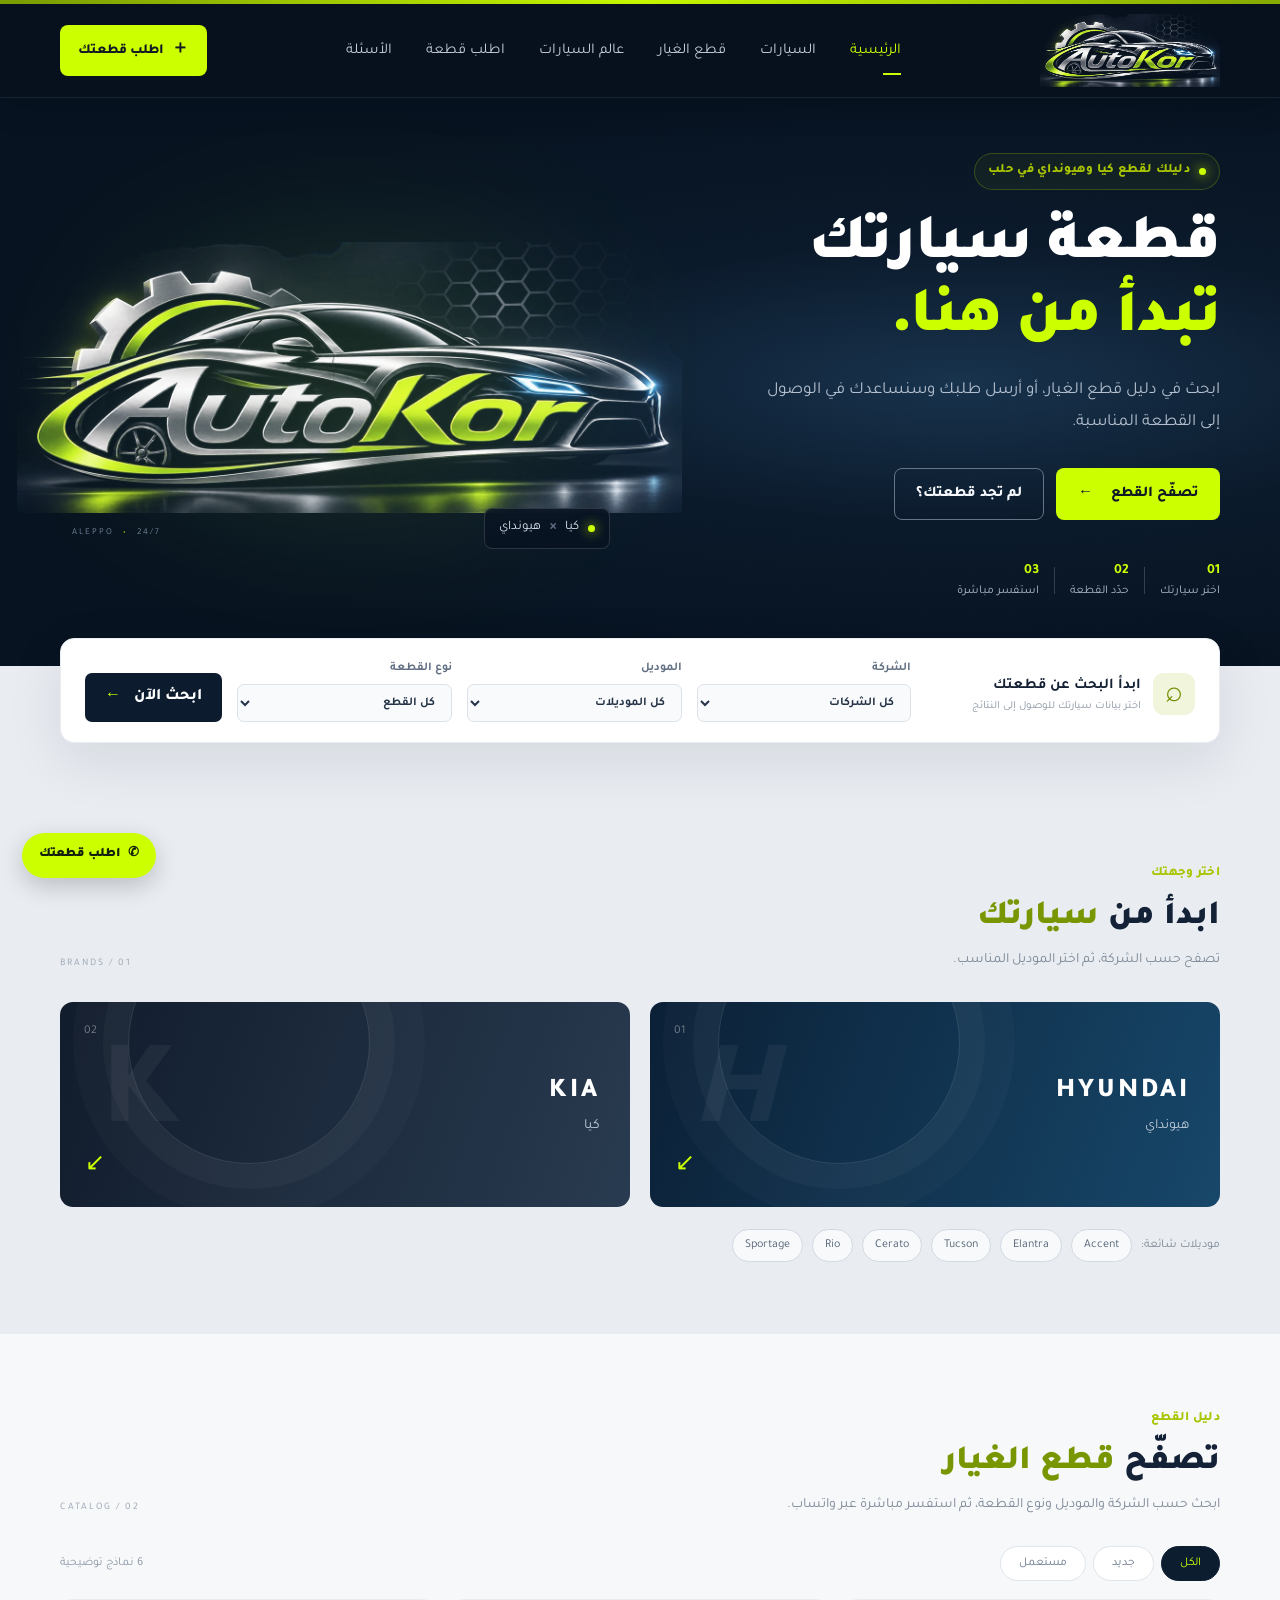
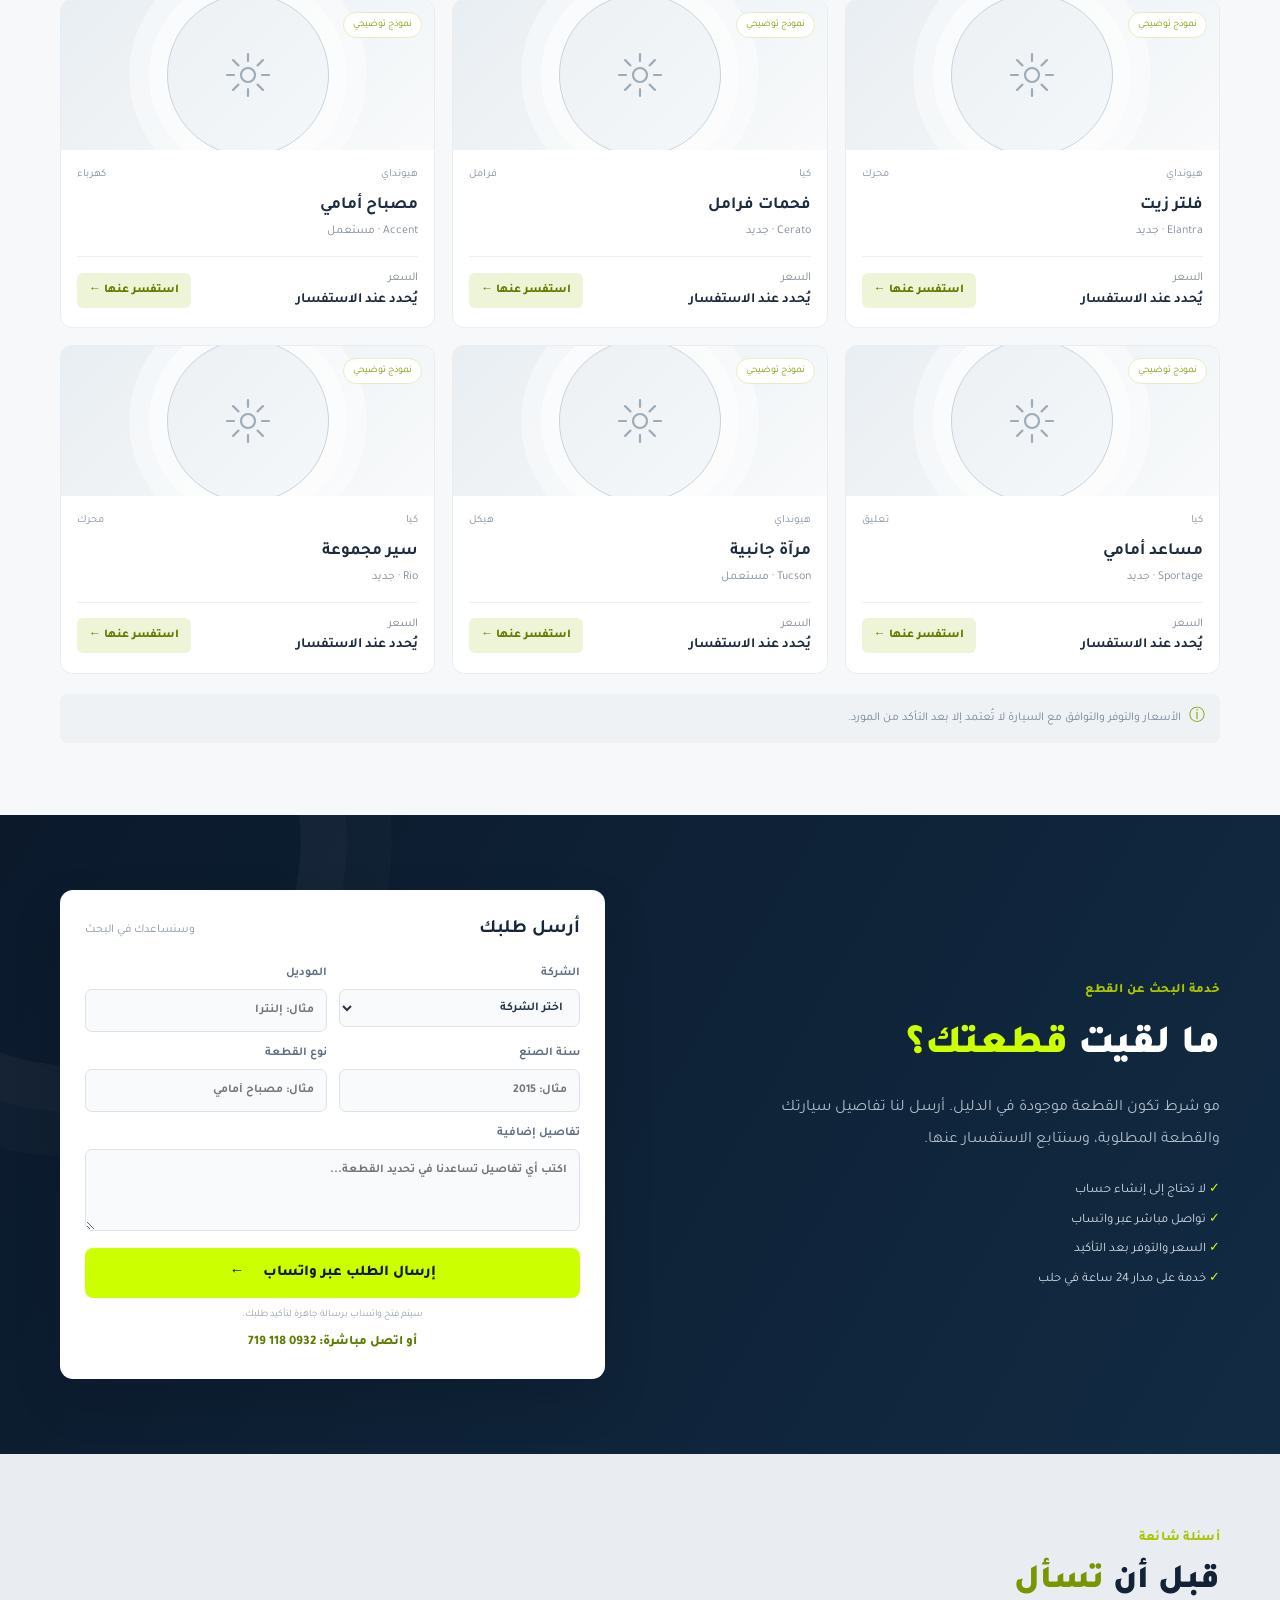
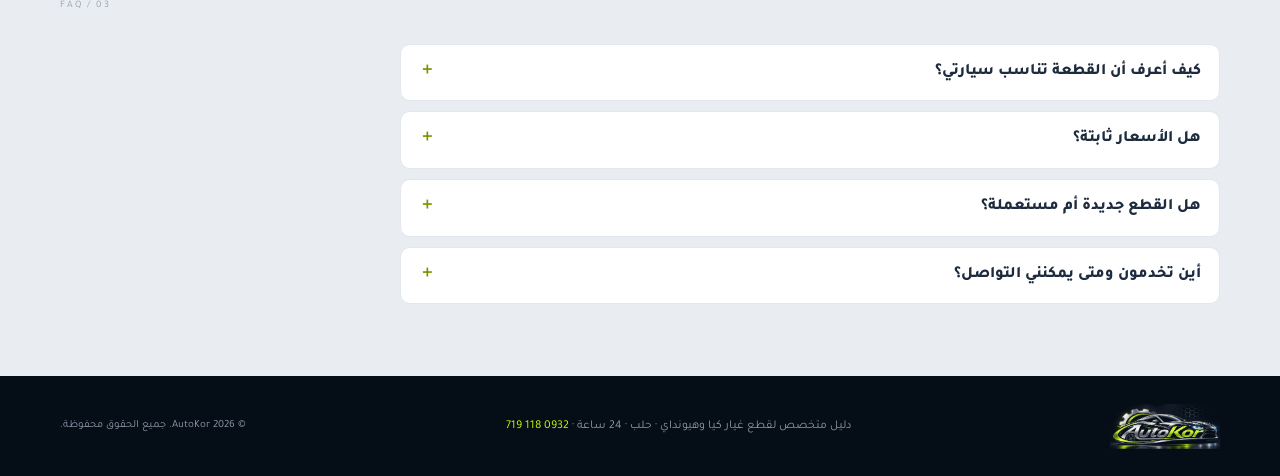
<file: index.html>
<!DOCTYPE html>
<html lang="ar" dir="rtl">
<head>
  <meta charset="UTF-8">
  <meta name="viewport" content="width=device-width, initial-scale=1.0">
  <meta name="theme-color" content="#081321">
  <meta name="description" content="AutoKor — دليل متخصص لقطع غيار سيارات كيا وهيونداي. ابحث عن القطعة أو اطلبها مباشرة.">
  <title>AutoKor | أوتو كور — قطع غيار كيا وهيونداي في حلب</title>
  <link rel="icon" href="assets/favicon.svg" type="image/svg+xml">
  <meta property="og:type" content="website"><meta property="og:locale" content="ar_AR">
  <meta property="og:title" content="AutoKor — قطع غيار كيا وهيونداي في حلب">
  <meta property="og:description" content="ابحث عن قطعتك أو اطلبها مباشرة عبر واتساب. خدمة على مدار 24 ساعة.">
  <meta property="og:url" content="https://autokor.github.io/Autokor/">
  <meta property="og:image" content="https://autokor.github.io/Autokor/assets/og-image.jpg">
  <meta name="twitter:card" content="summary_large_image">
  <script type="application/ld+json">{"@context":"https://schema.org","@type":"AutoPartsStore","name":"AutoKor","telephone":"+963932118719","areaServed":"Aleppo","address":{"@type":"PostalAddress","addressLocality":"Aleppo","addressCountry":"SY"},"openingHoursSpecification":{"@type":"OpeningHoursSpecification","dayOfWeek":["Monday","Tuesday","Wednesday","Thursday","Friday","Saturday","Sunday"],"opens":"00:00","closes":"23:59"}}</script>
  <link rel="preconnect" href="https://fonts.googleapis.com">
  <link rel="preconnect" href="https://fonts.gstatic.com" crossorigin>
  <link href="https://fonts.googleapis.com/css2?family=Tajawal:wght@400;500;600;700;800;900&display=swap" rel="stylesheet">
  <link rel="stylesheet" href="style.css">
</head>
<body>
  <div class="topline"></div>
  <header class="site-header">
    <div class="container header-inner">
      <a class="brand" href="#" aria-label="AutoKor الصفحة الرئيسية">
        <img src="assets/autokor-logo.jpg" alt="شعار AutoKor">
      </a>
      <button class="menu-toggle" id="menuToggle" aria-label="فتح القائمة" aria-expanded="false">☰</button>
      <nav class="main-nav" id="mainNav">
        <a class="active" href="#home">الرئيسية</a>
        <a href="#brands">السيارات</a>
        <a href="#catalog">قطع الغيار</a>
        <a href="korean-cars.html">عالم السيارات</a>
        <a href="#request">اطلب قطعة</a>
        <a href="#faq">الأسئلة</a>
      </nav>
      <a class="header-cta" href="#request"><span>＋</span> اطلب قطعتك</a>
    </div>
  </header>

  <main>
    <section class="hero" id="home">
      <div class="hero-grid"></div>
      <div class="container hero-content">
        <div class="hero-copy">
          <div class="eyebrow"><span class="pulse"></span> دليلك لقطع كيا وهيونداي في حلب</div>
          <h1>قطعة سيارتك<br><span>تبدأ من هنا.</span></h1>
          <p>ابحث في دليل قطع الغيار، أو أرسل طلبك وسنساعدك في الوصول إلى القطعة المناسبة.</p>
          <div class="hero-actions">
            <a class="btn btn-lime" href="#catalog">تصفّح القطع <span>←</span></a>
            <a class="btn btn-outline" href="#request">لم تجد قطعتك؟</a>
          </div>
          <div class="hero-trust">
            <div><b>01</b><span>اختر سيارتك</span></div>
            <i></i>
            <div><b>02</b><span>حدّد القطعة</span></div>
            <i></i>
            <div><b>03</b><span>استفسر مباشرة</span></div>
          </div>
        </div>
        <div class="hero-art">
          <div class="art-glow"></div>
          <img src="assets/autokor-logo.jpg" alt="شعار AutoKor المدمج مع السيارة" class="hero-logo">
          <div class="floating-chip"><span class="chip-dot"></span> كيا <b>×</b> هيونداي</div>
          <div class="art-caption">ALEPPO <span>•</span> 24/7</div>
        </div>
      </div>
      <div class="hero-bottom-line"></div>
    </section>

    <section class="quick-search">
      <div class="container">
        <form class="search-panel" id="searchForm">
          <div class="search-heading">
            <span class="search-icon">⌕</span>
            <div><strong>ابدأ البحث عن قطعتك</strong><small>اختر بيانات سيارتك للوصول إلى النتائج</small></div>
          </div>
          <label><span>الشركة</span>
            <select id="brandFilter">
              <option value="">كل الشركات</option><option value="Hyundai">هيونداي</option><option value="Kia">كيا</option>
            </select>
          </label>
          <label><span>الموديل</span>
            <select id="modelFilter"><option value="">كل الموديلات</option></select>
          </label>
          <label><span>نوع القطعة</span>
            <select id="categoryFilter">
              <option value="">كل القطع</option><option value="محرك">المحرك</option><option value="فرامل">الفرامل</option><option value="كهرباء">الكهرباء</option><option value="هيكل">الهيكل</option><option value="تعليق">التعليق</option>
            </select>
          </label>
          <button class="search-submit" type="submit">ابحث الآن <span>←</span></button>
        </form>
      </div>
    </section>

    <section class="section brands-section" id="brands">
      <div class="container">
        <div class="section-head">
          <div><span class="section-kicker">اختر وجهتك</span><h2>ابدأ من <em>سيارتك</em></h2><p>تصفح حسب الشركة، ثم اختر الموديل المناسب.</p></div>
          <span class="section-index">01 / BRANDS</span>
        </div>
        <div class="brand-cards">
          <button class="brand-card hyundai" data-brand="Hyundai">
            <span class="brand-number">01</span><span class="brand-mark">H</span>
            <span class="brand-name">HYUNDAI</span><span class="brand-ar">هيونداي</span>
            <span class="brand-arrow">↙</span>
          </button>
          <button class="brand-card kia" data-brand="Kia">
            <span class="brand-number">02</span><span class="brand-mark kia-mark">K</span>
            <span class="brand-name">KIA</span><span class="brand-ar">كيا</span>
            <span class="brand-arrow">↙</span>
          </button>
        </div>
        <div class="models-row">
          <span>موديلات شائعة:</span>
          <button data-model="Accent">Accent</button><button data-model="Elantra">Elantra</button><button data-model="Tucson">Tucson</button><button data-model="Cerato">Cerato</button><button data-model="Rio">Rio</button><button data-model="Sportage">Sportage</button>
        </div>
      </div>
    </section>

    <section class="section catalog-section" id="catalog">
      <div class="container">
        <div class="section-head">
          <div><span class="section-kicker">دليل القطع</span><h2>تصفّح <em>قطع الغيار</em></h2><p>ابحث حسب الشركة والموديل ونوع القطعة، ثم استفسر مباشرة عبر واتساب.</p></div>
          <span class="section-index">02 / CATALOG</span>
        </div>
        <div class="catalog-toolbar">
          <div class="catalog-tabs"><button class="tab active" data-condition="">الكل</button><button class="tab" data-condition="جديد">جديد</button><button class="tab" data-condition="مستعمل">مستعمل</button></div>
          <div class="results-count" id="resultsCount">نماذج توضيحية</div>
        </div>
        <div class="product-grid" id="productGrid"></div>
        <div class="catalog-note"><span>ⓘ</span> الأسعار والتوفر والتوافق مع السيارة لا تُعتمد إلا بعد التأكد من المورد.</div>
      </div>
    </section>

    <section class="request-section" id="request">
      <div class="container request-wrap">
        <div class="request-copy">
          <span class="section-kicker">خدمة البحث عن القطع</span>
          <h2>ما لقيت <em>قطعتك؟</em></h2>
          <p>مو شرط تكون القطعة موجودة في الدليل. أرسل لنا تفاصيل سيارتك والقطعة المطلوبة، وسنتابع الاستفسار عنها.</p>
          <div class="request-points"><span>✓ لا تحتاج إلى إنشاء حساب</span><span>✓ تواصل مباشر عبر واتساب</span><span>✓ السعر والتوفر بعد التأكيد</span><span>✓ خدمة على مدار 24 ساعة في حلب</span></div>
        </div>
        <form class="request-form" id="requestForm">
          <div class="form-title"><b>أرسل طلبك</b><span>وسنساعدك في البحث</span></div>
          <div class="form-row">
            <label>الشركة<select id="requestBrand" required><option value="">اختر الشركة</option><option>هيونداي</option><option>كيا</option></select></label>
            <label>الموديل<input id="requestModel" placeholder="مثال: إلنترا" required></label>
          </div>
          <div class="form-row">
            <label>سنة الصنع <input id="requestYear" placeholder="مثال: 2015"></label>
            <label>نوع القطعة <input id="requestPart" placeholder="مثال: مصباح أمامي" required></label>
          </div>
          <label>تفاصيل إضافية <textarea id="requestDetails" rows="3" placeholder="اكتب أي تفاصيل تساعدنا في تحديد القطعة..."></textarea></label>
          <button class="btn btn-lime form-submit" type="submit">إرسال الطلب عبر واتساب <span>←</span></button>
          <small class="form-hint">سيتم فتح واتساب برسالة جاهزة لتأكيد طلبك.</small>
          <a class="call-link" data-tel href="#">أو اتصل مباشرة: 0932 118 719</a>
        </form>
      </div>
    </section>
    <section class="section faq-section" id="faq">
      <div class="container">
        <div class="section-head"><div><span class="section-kicker">أسئلة شائعة</span><h2>قبل أن <em>تسأل</em></h2></div><span class="section-index">03 / FAQ</span></div>
        <div class="faq-list">
          <details><summary>كيف أعرف أن القطعة تناسب سيارتي؟</summary><p>أرسل الموديل وسنة الصنع، ويفضّل رقم الشاصي أو صورة للقطعة القديمة، وسنؤكد لك التوافق قبل أي شيء.</p></details>
          <details><summary>هل الأسعار ثابتة؟</summary><p>يتم تأكيد السعر والتوفر عند الاستفسار، لأنها تختلف حسب القطعة وحالتها.</p></details>
          <details><summary>هل القطع جديدة أم مستعملة؟</summary><p>يظهر النوعان حسب القطعة، وتُذكر الحالة بوضوح في بطاقة كل قطعة.</p></details>
          <details><summary>أين تخدمون ومتى يمكنني التواصل؟</summary><p>الخدمة حالياً في حلب، ويمكنك التواصل على مدار 24 ساعة. لمناطق أخرى راسلنا على واتساب.</p></details>
        </div>
      </div>
    </section>
  </main>

  <footer class="site-footer">
    <div class="container footer-inner">
      <a href="#home" class="footer-brand"><img src="assets/autokor-logo.jpg" alt="AutoKor"></a>
      <p>دليل متخصص لقطع غيار كيا وهيونداي · حلب · 24 ساعة · <a data-tel href="#">0932 118 719</a></p>
      <span>© <span id="year"></span> AutoKor. جميع الحقوق محفوظة.</span>
    </div>
  </footer>
  <a class="whatsapp-float" id="generalWhatsapp" href="#request" aria-label="اطلب قطعة عبر واتساب">✆ <span>اطلب قطعتك</span></a>
  <script src="config.js"></script>
  <script src="products.js"></script>
  <script src="app.js"></script>
</body>
</html>
</file>
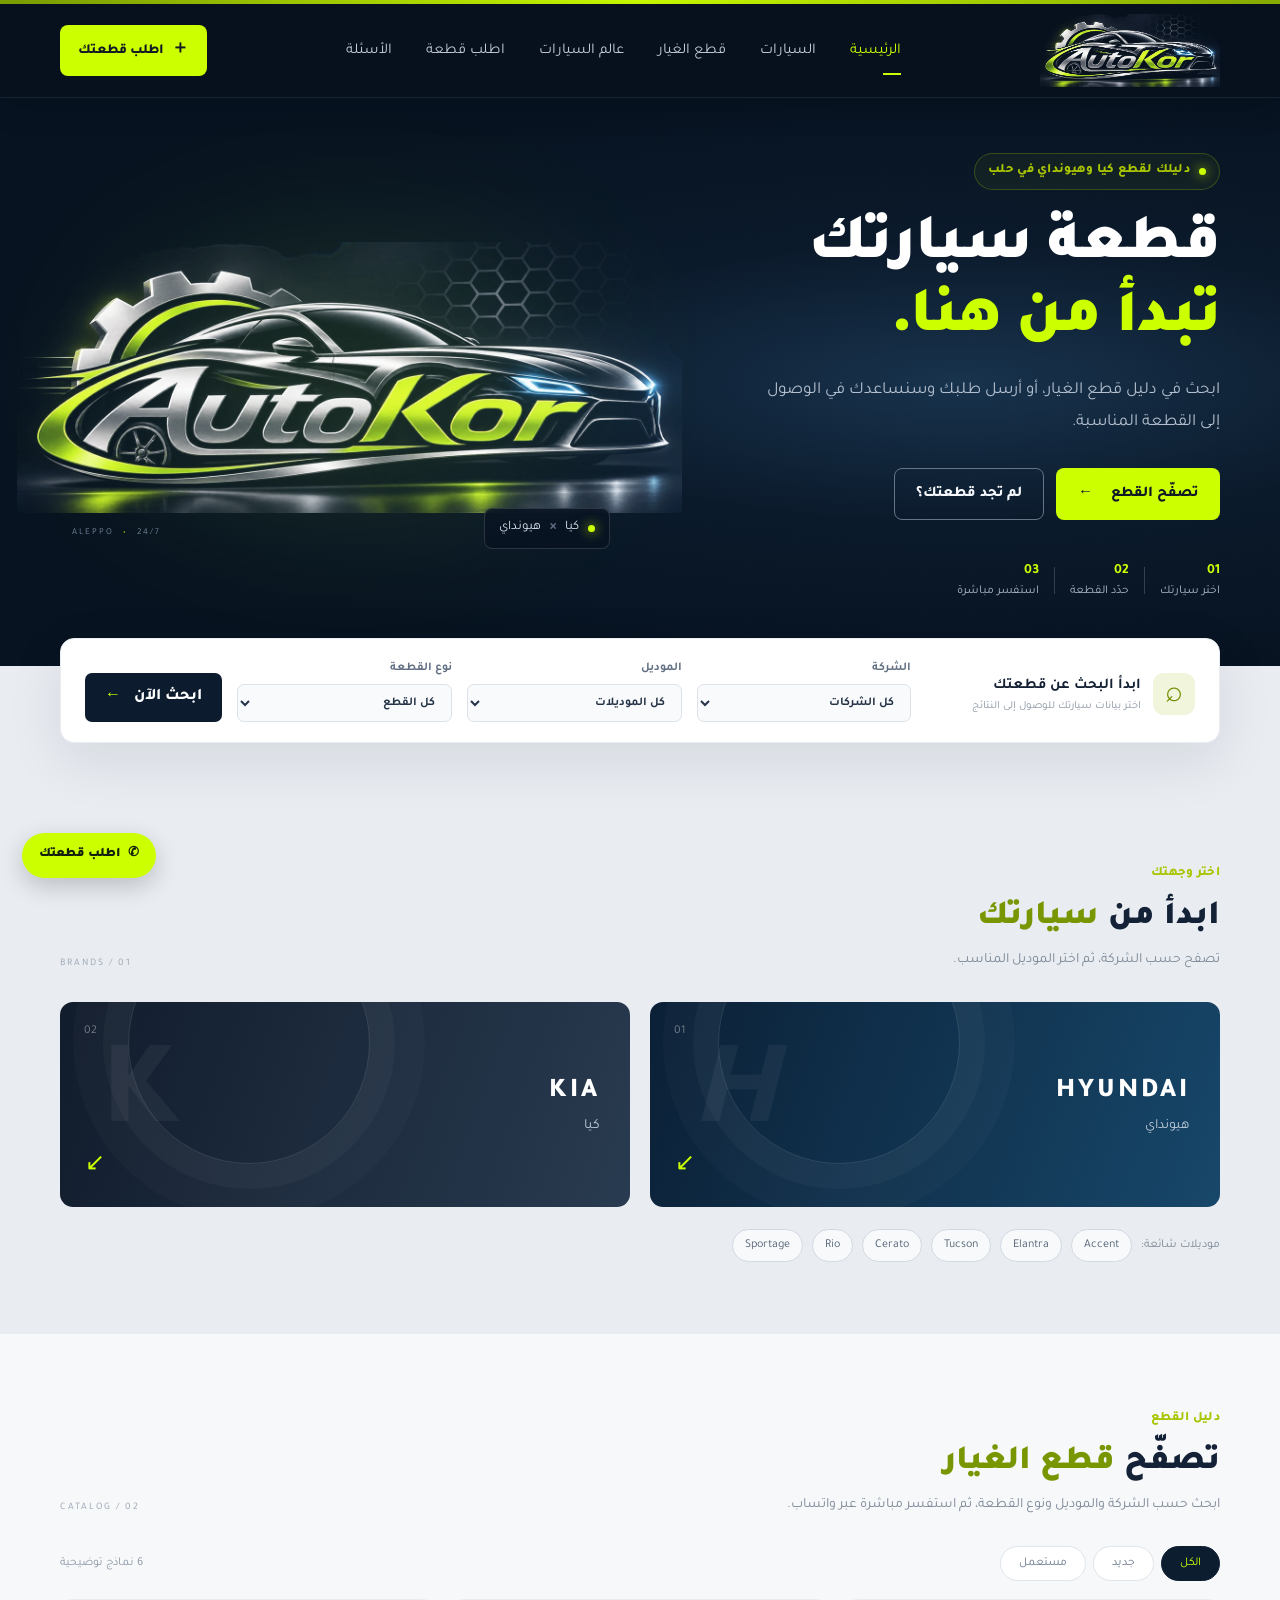
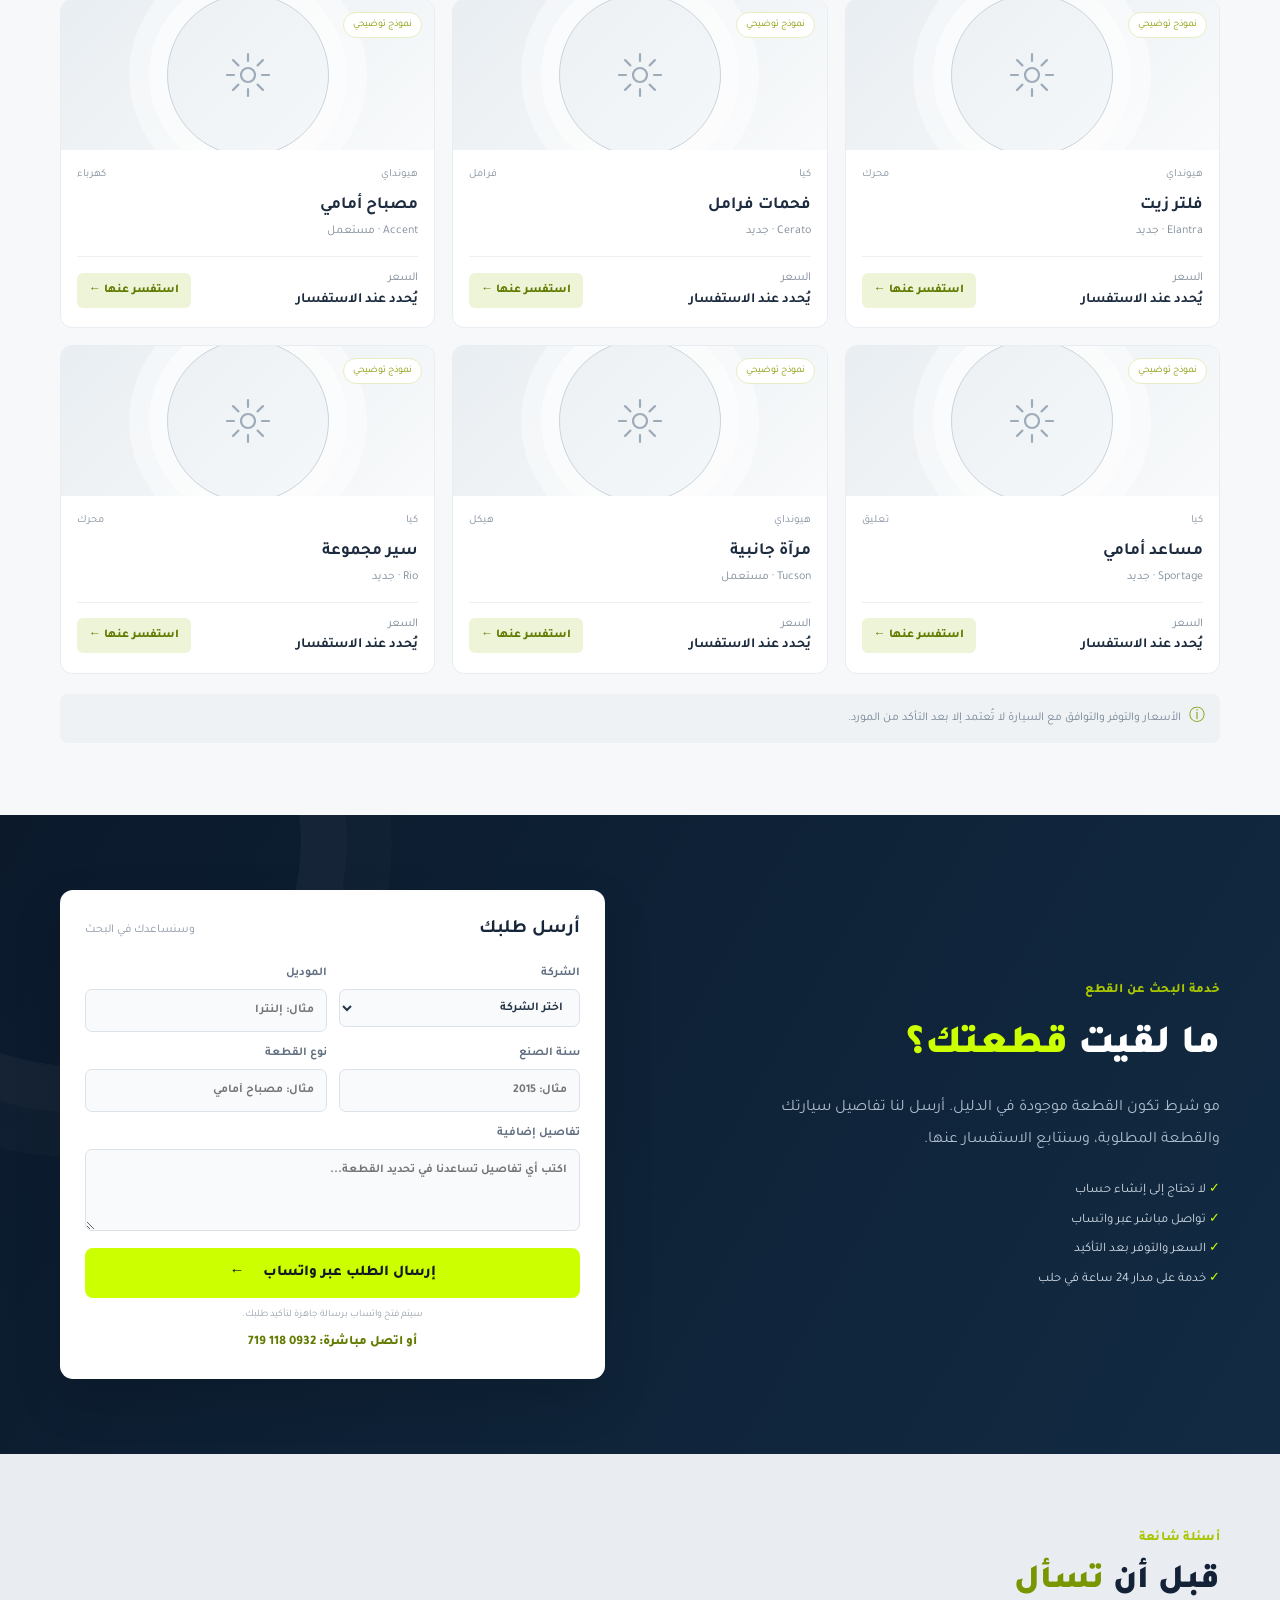
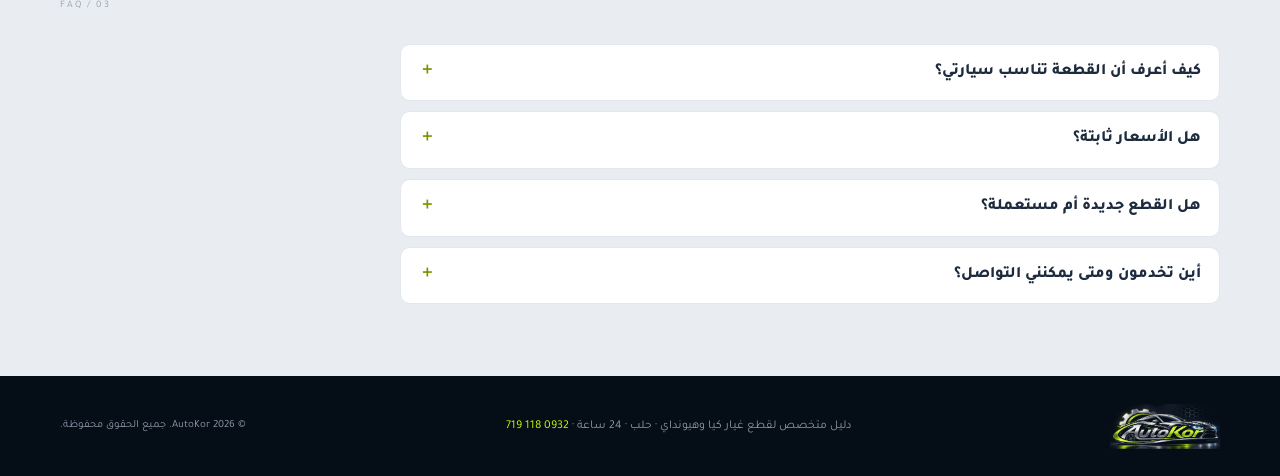
<file: index (2).html>
<!DOCTYPE html>
<html lang="ar" dir="rtl">
<head>
  <meta charset="UTF-8">
  <meta name="viewport" content="width=device-width, initial-scale=1.0">
  <meta name="theme-color" content="#081321">
  <meta name="description" content="AutoKor — دليل متخصص لقطع غيار سيارات كيا وهيونداي. ابحث عن القطعة أو اطلبها مباشرة.">
  <title>AutoKor | أوتو كور — قطع غيار كيا وهيونداي في حلب</title>
  <link rel="icon" href="assets/favicon.svg" type="image/svg+xml">
  <meta property="og:type" content="website"><meta property="og:locale" content="ar_AR">
  <meta property="og:title" content="AutoKor — قطع غيار كيا وهيونداي في حلب">
  <meta property="og:description" content="ابحث عن قطعتك أو اطلبها مباشرة عبر واتساب. خدمة على مدار 24 ساعة.">
  <meta property="og:url" content="https://autokor.github.io/Autokor/">
  <meta property="og:image" content="https://autokor.github.io/Autokor/assets/og-image.jpg">
  <meta name="twitter:card" content="summary_large_image">
  <script type="application/ld+json">{"@context":"https://schema.org","@type":"AutoPartsStore","name":"AutoKor","telephone":"+963932118719","areaServed":"Aleppo","address":{"@type":"PostalAddress","addressLocality":"Aleppo","addressCountry":"SY"},"openingHoursSpecification":{"@type":"OpeningHoursSpecification","dayOfWeek":["Monday","Tuesday","Wednesday","Thursday","Friday","Saturday","Sunday"],"opens":"00:00","closes":"23:59"}}</script>
  <link rel="preconnect" href="https://fonts.googleapis.com">
  <link rel="preconnect" href="https://fonts.gstatic.com" crossorigin>
  <link href="https://fonts.googleapis.com/css2?family=Tajawal:wght@400;500;600;700;800;900&display=swap" rel="stylesheet">
  <link rel="stylesheet" href="style.css">
</head>
<body>
  <div class="topline"></div>
  <header class="site-header">
    <div class="container header-inner">
      <a class="brand" href="#" aria-label="AutoKor الصفحة الرئيسية">
        <img src="assets/autokor-logo.jpg" alt="شعار AutoKor">
      </a>
      <button class="menu-toggle" id="menuToggle" aria-label="فتح القائمة" aria-expanded="false">☰</button>
      <nav class="main-nav" id="mainNav">
        <a class="active" href="#home">الرئيسية</a>
        <a href="#brands">السيارات</a>
        <a href="#catalog">قطع الغيار</a>
        <a href="korean-cars.html">عالم السيارات</a>
        <a href="#request">اطلب قطعة</a>
        <a href="#faq">الأسئلة</a>
      </nav>
      <a class="header-cta" href="#request"><span>＋</span> اطلب قطعتك</a>
    </div>
  </header>

  <main>
    <section class="hero" id="home">
      <div class="hero-grid"></div>
      <div class="container hero-content">
        <div class="hero-copy">
          <div class="eyebrow"><span class="pulse"></span> دليلك لقطع كيا وهيونداي في حلب</div>
          <h1>قطعة سيارتك<br><span>تبدأ من هنا.</span></h1>
          <p>ابحث في دليل قطع الغيار، أو أرسل طلبك وسنساعدك في الوصول إلى القطعة المناسبة.</p>
          <div class="hero-actions">
            <a class="btn btn-lime" href="#catalog">تصفّح القطع <span>←</span></a>
            <a class="btn btn-outline" href="#request">لم تجد قطعتك؟</a>
          </div>
          <div class="hero-trust">
            <div><b>01</b><span>اختر سيارتك</span></div>
            <i></i>
            <div><b>02</b><span>حدّد القطعة</span></div>
            <i></i>
            <div><b>03</b><span>استفسر مباشرة</span></div>
          </div>
        </div>
        <div class="hero-art">
          <div class="art-glow"></div>
          <img src="assets/autokor-logo.jpg" alt="شعار AutoKor المدمج مع السيارة" class="hero-logo">
          <div class="floating-chip"><span class="chip-dot"></span> كيا <b>×</b> هيونداي</div>
          <div class="art-caption">ALEPPO <span>•</span> 24/7</div>
        </div>
      </div>
      <div class="hero-bottom-line"></div>
    </section>

    <section class="quick-search">
      <div class="container">
        <form class="search-panel" id="searchForm">
          <div class="search-heading">
            <span class="search-icon">⌕</span>
            <div><strong>ابدأ البحث عن قطعتك</strong><small>اختر بيانات سيارتك للوصول إلى النتائج</small></div>
          </div>
          <label><span>الشركة</span>
            <select id="brandFilter">
              <option value="">كل الشركات</option><option value="Hyundai">هيونداي</option><option value="Kia">كيا</option>
            </select>
          </label>
          <label><span>الموديل</span>
            <select id="modelFilter"><option value="">كل الموديلات</option></select>
          </label>
          <label><span>نوع القطعة</span>
            <select id="categoryFilter">
              <option value="">كل القطع</option><option value="محرك">المحرك</option><option value="فرامل">الفرامل</option><option value="كهرباء">الكهرباء</option><option value="هيكل">الهيكل</option><option value="تعليق">التعليق</option>
            </select>
          </label>
          <button class="search-submit" type="submit">ابحث الآن <span>←</span></button>
        </form>
      </div>
    </section>

    <section class="section brands-section" id="brands">
      <div class="container">
        <div class="section-head">
          <div><span class="section-kicker">اختر وجهتك</span><h2>ابدأ من <em>سيارتك</em></h2><p>تصفح حسب الشركة، ثم اختر الموديل المناسب.</p></div>
          <span class="section-index">01 / BRANDS</span>
        </div>
        <div class="brand-cards">
          <button class="brand-card hyundai" data-brand="Hyundai">
            <span class="brand-number">01</span><span class="brand-mark">H</span>
            <span class="brand-name">HYUNDAI</span><span class="brand-ar">هيونداي</span>
            <span class="brand-arrow">↙</span>
          </button>
          <button class="brand-card kia" data-brand="Kia">
            <span class="brand-number">02</span><span class="brand-mark kia-mark">K</span>
            <span class="brand-name">KIA</span><span class="brand-ar">كيا</span>
            <span class="brand-arrow">↙</span>
          </button>
        </div>
        <div class="models-row">
          <span>موديلات شائعة:</span>
          <button data-model="Accent">Accent</button><button data-model="Elantra">Elantra</button><button data-model="Tucson">Tucson</button><button data-model="Cerato">Cerato</button><button data-model="Rio">Rio</button><button data-model="Sportage">Sportage</button>
        </div>
      </div>
    </section>

    <section class="section catalog-section" id="catalog">
      <div class="container">
        <div class="section-head">
          <div><span class="section-kicker">دليل القطع</span><h2>تصفّح <em>قطع الغيار</em></h2><p>ابحث حسب الشركة والموديل ونوع القطعة، ثم استفسر مباشرة عبر واتساب.</p></div>
          <span class="section-index">02 / CATALOG</span>
        </div>
        <div class="catalog-toolbar">
          <div class="catalog-tabs"><button class="tab active" data-condition="">الكل</button><button class="tab" data-condition="جديد">جديد</button><button class="tab" data-condition="مستعمل">مستعمل</button></div>
          <div class="results-count" id="resultsCount">نماذج توضيحية</div>
        </div>
        <div class="product-grid" id="productGrid"></div>
        <div class="catalog-note"><span>ⓘ</span> الأسعار والتوفر والتوافق مع السيارة لا تُعتمد إلا بعد التأكد من المورد.</div>
      </div>
    </section>

    <section class="request-section" id="request">
      <div class="container request-wrap">
        <div class="request-copy">
          <span class="section-kicker">خدمة البحث عن القطع</span>
          <h2>ما لقيت <em>قطعتك؟</em></h2>
          <p>مو شرط تكون القطعة موجودة في الدليل. أرسل لنا تفاصيل سيارتك والقطعة المطلوبة، وسنتابع الاستفسار عنها.</p>
          <div class="request-points"><span>✓ لا تحتاج إلى إنشاء حساب</span><span>✓ تواصل مباشر عبر واتساب</span><span>✓ السعر والتوفر بعد التأكيد</span><span>✓ خدمة على مدار 24 ساعة في حلب</span></div>
        </div>
        <form class="request-form" id="requestForm">
          <div class="form-title"><b>أرسل طلبك</b><span>وسنساعدك في البحث</span></div>
          <div class="form-row">
            <label>الشركة<select id="requestBrand" required><option value="">اختر الشركة</option><option>هيونداي</option><option>كيا</option></select></label>
            <label>الموديل<input id="requestModel" placeholder="مثال: إلنترا" required></label>
          </div>
          <div class="form-row">
            <label>سنة الصنع <input id="requestYear" placeholder="مثال: 2015"></label>
            <label>نوع القطعة <input id="requestPart" placeholder="مثال: مصباح أمامي" required></label>
          </div>
          <label>تفاصيل إضافية <textarea id="requestDetails" rows="3" placeholder="اكتب أي تفاصيل تساعدنا في تحديد القطعة..."></textarea></label>
          <button class="btn btn-lime form-submit" type="submit">إرسال الطلب عبر واتساب <span>←</span></button>
          <small class="form-hint">سيتم فتح واتساب برسالة جاهزة لتأكيد طلبك.</small>
          <a class="call-link" data-tel href="#">أو اتصل مباشرة: 0932 118 719</a>
        </form>
      </div>
    </section>
    <section class="section faq-section" id="faq">
      <div class="container">
        <div class="section-head"><div><span class="section-kicker">أسئلة شائعة</span><h2>قبل أن <em>تسأل</em></h2></div><span class="section-index">03 / FAQ</span></div>
        <div class="faq-list">
          <details><summary>كيف أعرف أن القطعة تناسب سيارتي؟</summary><p>أرسل الموديل وسنة الصنع، ويفضّل رقم الشاصي أو صورة للقطعة القديمة، وسنؤكد لك التوافق قبل أي شيء.</p></details>
          <details><summary>هل الأسعار ثابتة؟</summary><p>يتم تأكيد السعر والتوفر عند الاستفسار، لأنها تختلف حسب القطعة وحالتها.</p></details>
          <details><summary>هل القطع جديدة أم مستعملة؟</summary><p>يظهر النوعان حسب القطعة، وتُذكر الحالة بوضوح في بطاقة كل قطعة.</p></details>
          <details><summary>أين تخدمون ومتى يمكنني التواصل؟</summary><p>الخدمة حالياً في حلب، ويمكنك التواصل على مدار 24 ساعة. لمناطق أخرى راسلنا على واتساب.</p></details>
        </div>
      </div>
    </section>
  </main>

  <footer class="site-footer">
    <div class="container footer-inner">
      <a href="#home" class="footer-brand"><img src="assets/autokor-logo.jpg" alt="AutoKor"></a>
      <p>دليل متخصص لقطع غيار كيا وهيونداي · حلب · 24 ساعة · <a data-tel href="#">0932 118 719</a></p>
      <span>© <span id="year"></span> AutoKor. جميع الحقوق محفوظة.</span>
    </div>
  </footer>
  <a class="whatsapp-float" id="generalWhatsapp" href="#request" aria-label="اطلب قطعة عبر واتساب">✆ <span>اطلب قطعتك</span></a>
  <script src="config.js"></script>
  <script src="products.js"></script>
  <script src="app.js"></script>
</body>
</html>
</file>
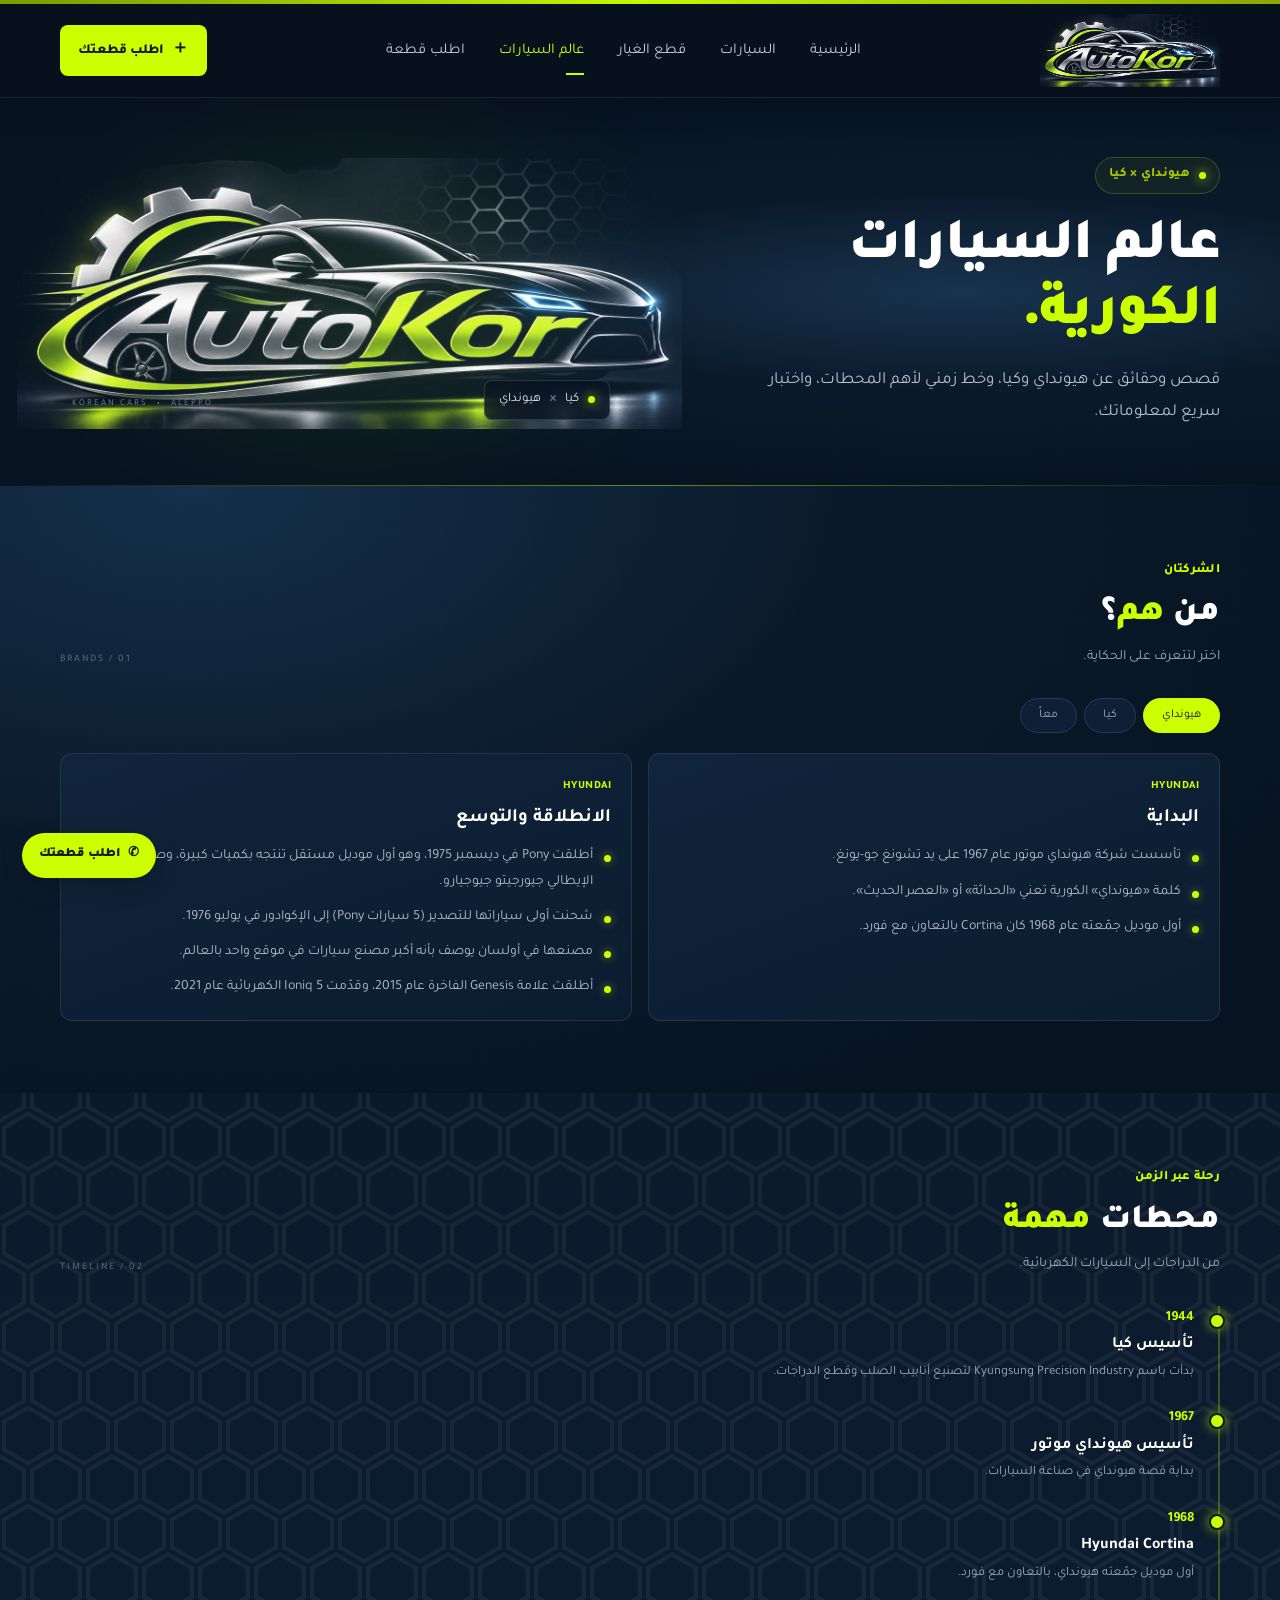
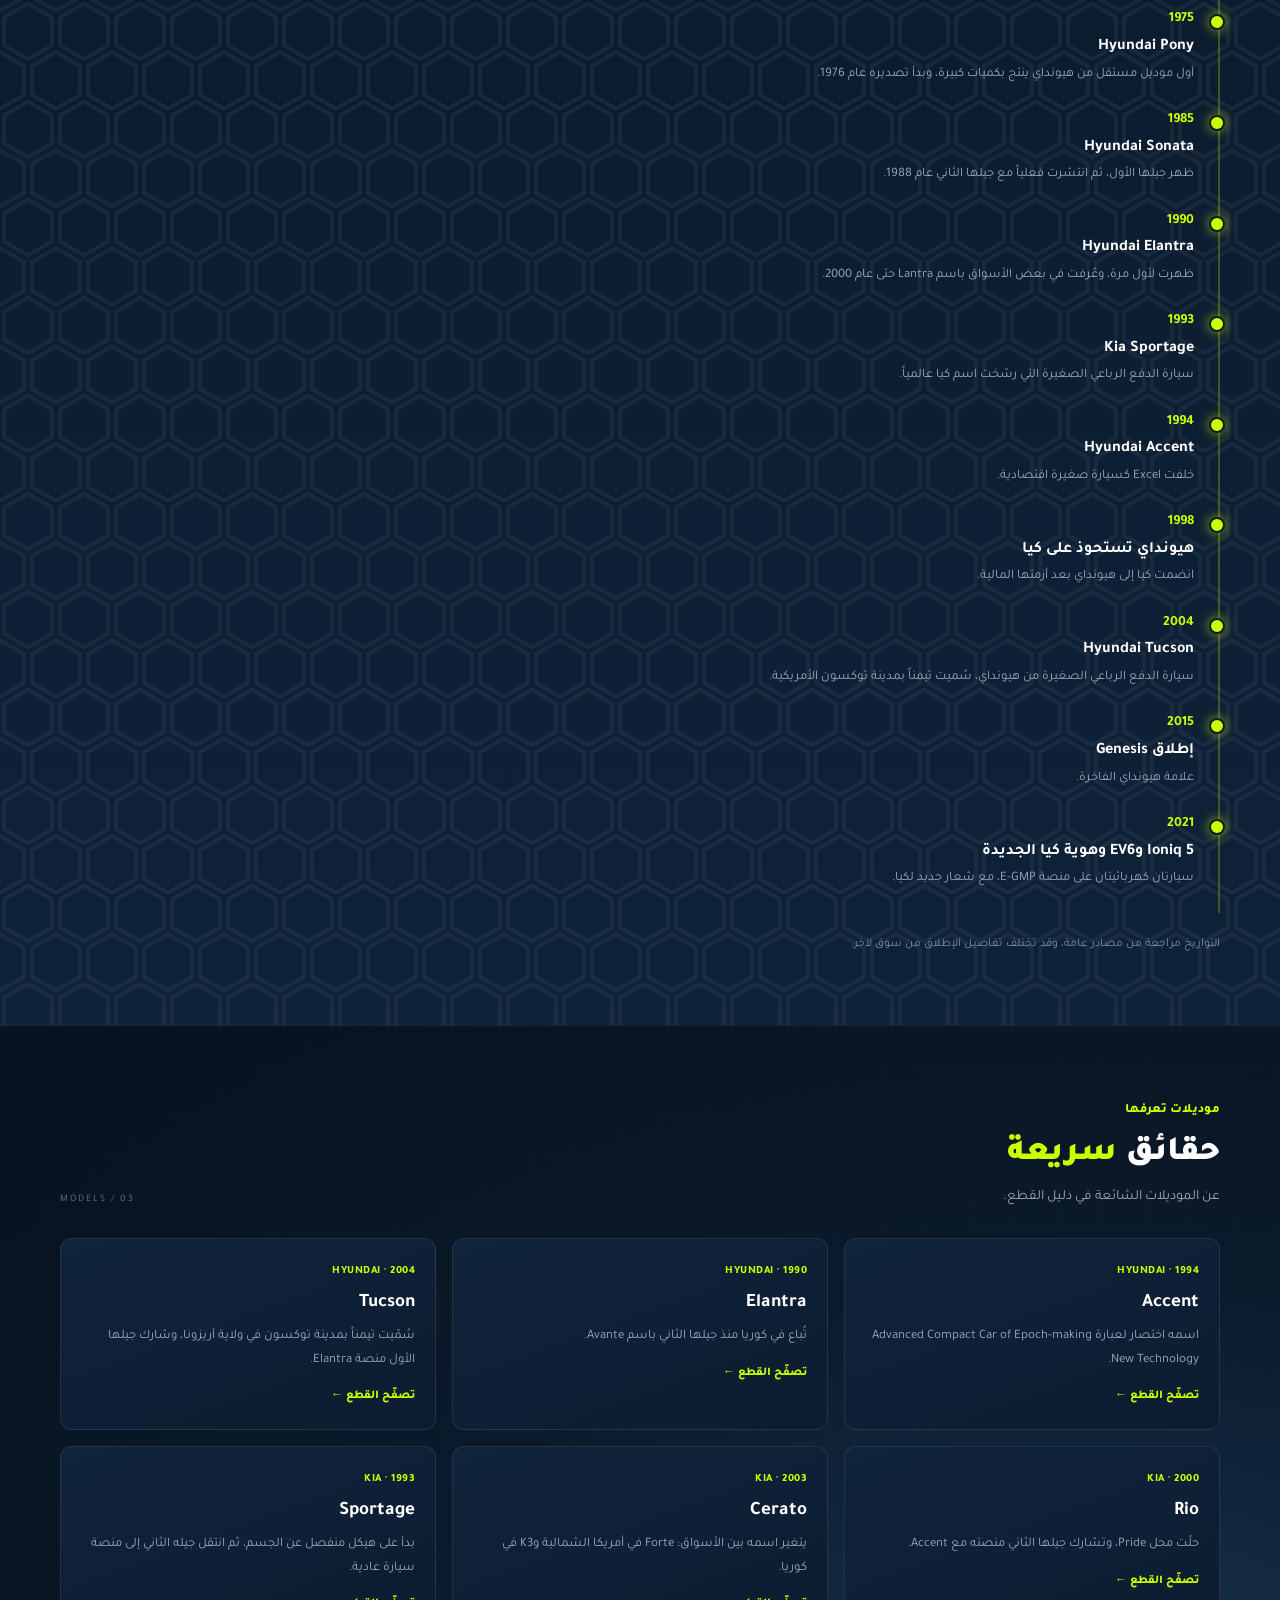
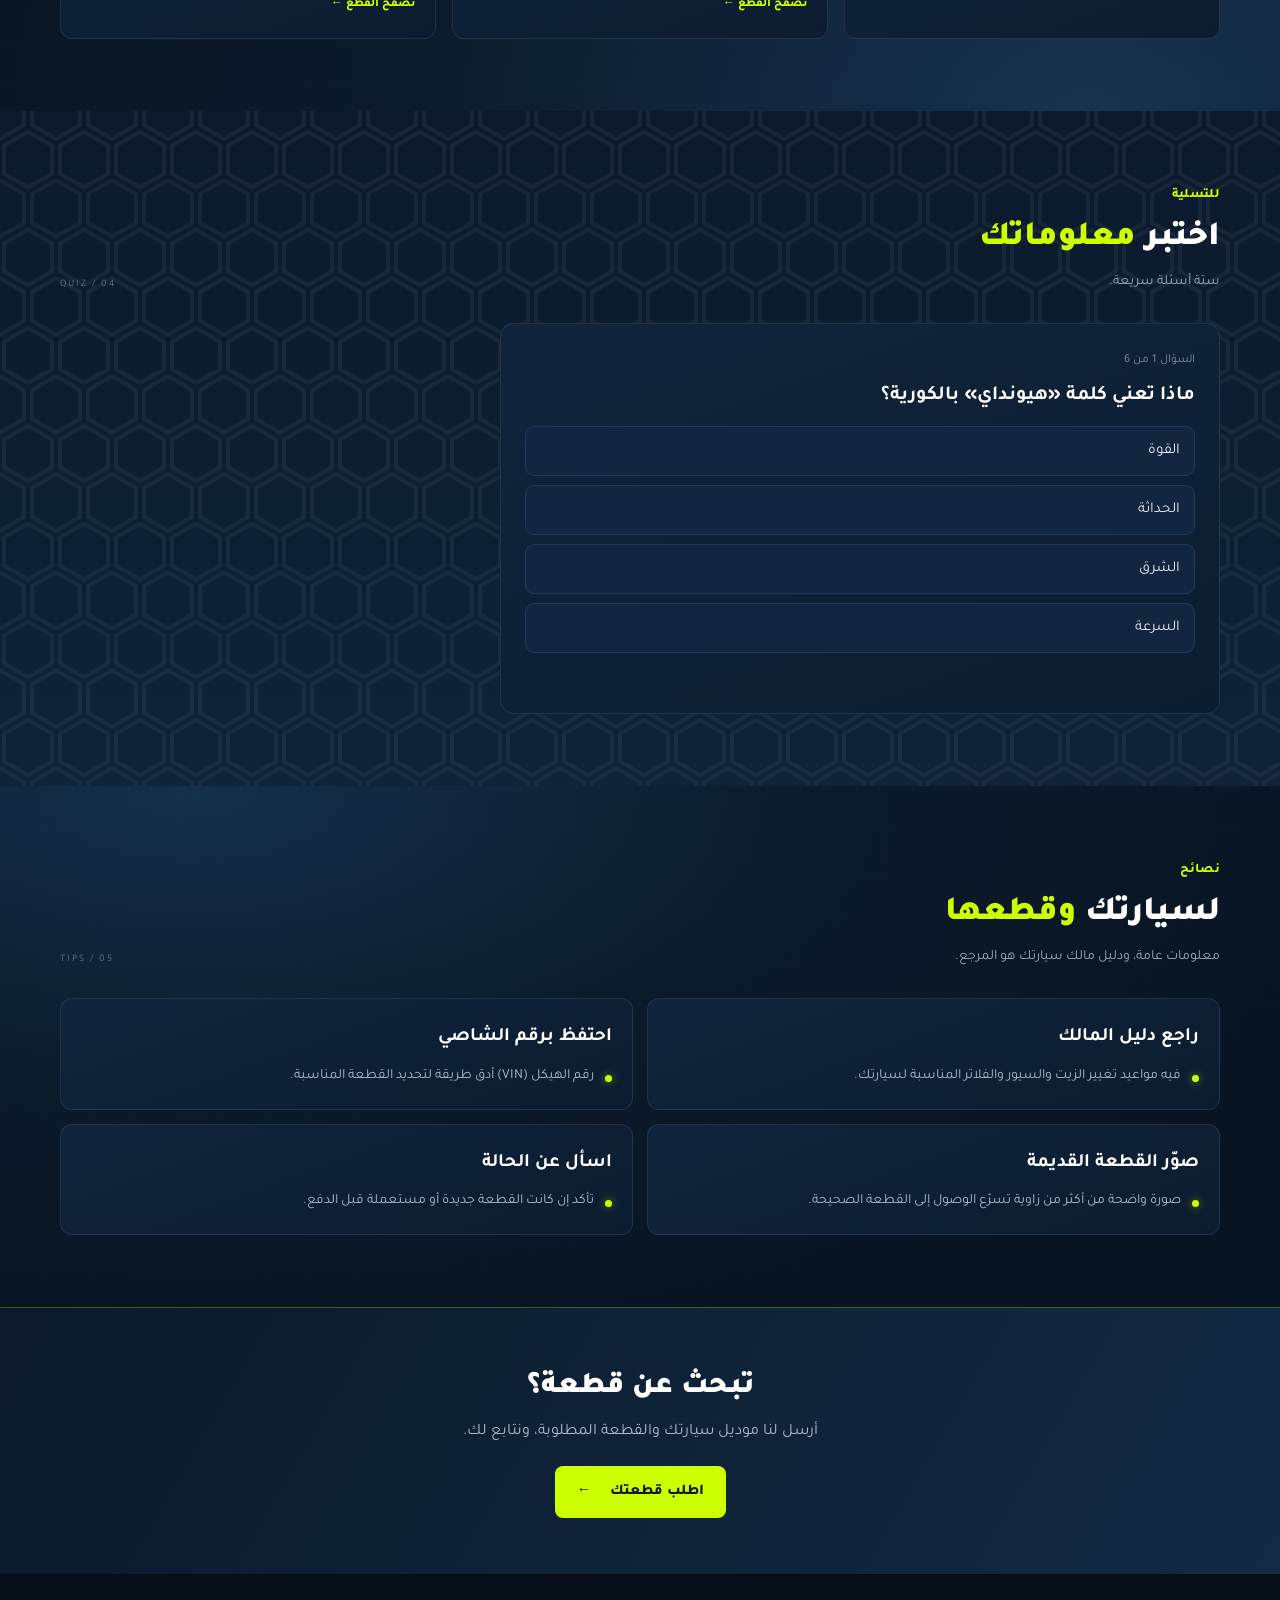
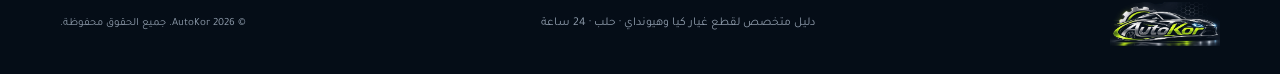
<file: korean-cars.html>
<!DOCTYPE html>
<html lang="ar" dir="rtl">
<head>
  <meta charset="UTF-8">
  <meta name="viewport" content="width=device-width, initial-scale=1.0">
  <meta name="theme-color" content="#081321">
  <meta name="description" content="عالم السيارات الكورية: قصص وحقائق هيونداي وكيا، خط زمني، واختبر معلوماتك.">
  <title>عالم السيارات الكورية | AutoKor</title>
  <link rel="icon" href="assets/favicon.svg" type="image/svg+xml">
  <link rel="preconnect" href="https://fonts.googleapis.com">
  <link rel="preconnect" href="https://fonts.gstatic.com" crossorigin>
  <link href="https://fonts.googleapis.com/css2?family=Tajawal:wght@400;500;600;700;800;900&display=swap" rel="stylesheet">
  <link rel="stylesheet" href="style.css">
  <style>
    body{background:#071321;color:#dce4ed}
    .page-hero,.page-hero .hero-content{min-height:0}.page-hero .hero-content{padding-top:34px;padding-bottom:30px}
    .page-hero h1{font-size:clamp(36px,5vw,58px)}
    @media(min-width:651px){.page-hero .hero-art{height:300px}}
    .sec{position:relative;padding:72px 0;overflow:hidden}
    .sec:before{content:"";position:absolute;inset:0;opacity:.12;pointer-events:none;background-image:linear-gradient(rgba(255,255,255,.06) 1px,transparent 1px),linear-gradient(90deg,rgba(255,255,255,.06) 1px,transparent 1px);background-size:44px 44px}
    .sec>.container{position:relative;z-index:1}
    .s1{background:radial-gradient(ellipse at 15% 0,#14304a 0,#0b1a2b 42%,#071321 85%)}
    .s2{background:linear-gradient(180deg,#0b192b,#0e2238)}
    .s2:before{opacity:1;background-image:url("data:image/svg+xml,%3Csvg width='28' height='49' viewBox='0 0 28 49' xmlns='http://www.w3.org/2000/svg'%3E%3Cg fill='%23ffffff' fill-opacity='.05' fill-rule='evenodd'%3E%3Cpath d='M13.99 9.25l13 7.5v15l-13 7.5L1 31.75v-15l12.99-7.5zM3 17.9v12.7l10.99 6.34 11-6.35V17.9l-11-6.34L3 17.9zM0 15l12.98-7.5V0h-2v6.35L0 12.69v2.3zm0 18.5L12.98 41v8h-2v-6.85L0 35.81v-2.3zM15 0v7.5L27.99 15H28v-2.31h-.01L17 6.35V0h-2zm0 49v-8l12.99-7.5H28v2.31h-.01L17 42.15V49h-2z'/%3E%3C/g%3E%3C/svg%3E");background-size:56px 98px}
    .s3{background:radial-gradient(ellipse at 85% 100%,#17334f 0,#0b1a2b 45%,#071321 88%)}
    .sec .section-head h2{color:#fff}.sec .section-head h2 em{color:var(--lime)}.sec .section-head p{color:#9baabd}.sec .section-kicker{color:var(--lime)}.sec .section-index{color:#5f7189}
    .tab{background:#0f2036;border-color:#1f3a5a;color:#9baabd}.tab.active,.tab:hover{background:var(--lime);color:#101a24;border-color:var(--lime)}
    .tabs-row{margin-bottom:20px}
    .panel{display:none;grid-template-columns:1fr 1fr;gap:16px}.panel.show{display:grid}
    .card{background:linear-gradient(160deg,#10243b,#0c1c30);border:1px solid rgba(255,255,255,.09);border-radius:12px;padding:20px;transition:.2s}
    .card:hover{border-color:#ccff0055;transform:translateY(-3px)}
    .card h3{font-size:19px;color:#fff;margin:4px 0 6px}.card .tag{font-size:11px;color:var(--lime);font-weight:800;letter-spacing:.5px}
    .card ul{list-style:none;display:grid;gap:10px;margin-top:10px}.card li{font-size:14px;color:#aebaca;padding-right:18px;position:relative;line-height:1.8}
    .card li:before{content:"";position:absolute;right:0;top:11px;width:7px;height:7px;border-radius:50%;background:var(--lime);box-shadow:0 0 8px #ccff0088}
    .timeline{border-right:2px solid #ccff0040;padding-right:24px;max-width:780px}
    .tl{position:relative;padding:0 0 22px}.tl:before{content:"";position:absolute;right:-31px;top:7px;width:12px;height:12px;border-radius:50%;background:var(--lime);border:2px solid #0b192b;box-shadow:0 0 12px #ccff00aa}
    .tl b{color:var(--lime);font-size:14px}.tl h4{font-size:16px;color:#fff;margin:2px 0}.tl p{font-size:13px;color:#9baabd;line-height:1.8}
    .models{display:grid;grid-template-columns:repeat(3,1fr);gap:16px}
    .models .card p{font-size:13px;color:#9baabd;line-height:1.8;margin:6px 0 12px}.models .go{font-size:12px;font-weight:800;color:var(--lime)}.models .go:hover{text-decoration:underline}
    .quiz{background:linear-gradient(160deg,#10243b,#0c1c30);border:1px solid rgba(255,255,255,.09);border-radius:14px;padding:24px;max-width:720px}
    .quiz .qn{font-size:12px;color:#7d8ea3}.quiz h3{font-size:20px;color:#fff;margin:6px 0 14px}
    .opts{display:grid;gap:9px}.opts button{text-align:right;border:1px solid #1f3a5a;background:#12273f;border-radius:9px;padding:12px 14px;font-size:15px;cursor:pointer;color:#e5ecf4}
    .opts button:hover:not(:disabled){border-color:var(--lime)}.opts button.ok{background:#ccff0024;border-color:var(--lime)}.opts button.no{background:#ff5a5a1f;border-color:#d86a6a}
    .fb{min-height:24px;margin-top:12px;font-size:14px;color:#aebaca}.next{margin-top:10px}
    .tips{display:grid;grid-template-columns:repeat(2,1fr);gap:14px}
    .note{margin-top:22px;font-size:12px;color:#7d8ea3}
    .cta{background:linear-gradient(120deg,#0b192b,#122b43);color:#fff;text-align:center;padding:56px 0;border-top:1px solid #ccff0040}.cta h2{font-size:30px;font-weight:900;margin-bottom:8px}.cta p{color:#afbdcc;margin-bottom:20px}
    @media(max-width:900px){.models{grid-template-columns:repeat(2,1fr)}}
    @media(max-width:650px){.sec{padding:48px 0}.panel,.tips,.models{grid-template-columns:1fr}.quiz{padding:18px}}
  </style>
</head>
<body>
  <div class="topline"></div>
  <header class="site-header">
    <div class="container header-inner">
      <a class="brand" href="index.html" aria-label="AutoKor الصفحة الرئيسية"><img src="assets/autokor-logo.jpg" alt="شعار AutoKor"></a>
      <button class="menu-toggle" id="menuToggle" aria-label="فتح القائمة" aria-expanded="false">☰</button>
      <nav class="main-nav" id="mainNav">
        <a href="index.html#home">الرئيسية</a>
        <a href="index.html#brands">السيارات</a>
        <a href="index.html#catalog">قطع الغيار</a>
        <a class="active" href="korean-cars.html">عالم السيارات</a>
        <a href="index.html#request">اطلب قطعة</a>
      </nav>
      <a class="header-cta" href="index.html#request"><span>＋</span> اطلب قطعتك</a>
    </div>
  </header>

  <main>
    <section class="hero page-hero">
      <div class="hero-grid"></div>
      <div class="container hero-content">
        <div class="hero-copy">
          <div class="eyebrow"><span class="pulse"></span> هيونداي × كيا</div>
          <h1>عالم السيارات<br><span>الكورية.</span></h1>
          <p>قصص وحقائق عن هيونداي وكيا، وخط زمني لأهم المحطات، واختبار سريع لمعلوماتك.</p>
        </div>
        <div class="hero-art">
          <div class="art-glow"></div>
          <img src="assets/autokor-logo.jpg" alt="شعار AutoKor" class="hero-logo">
          <div class="floating-chip"><span class="chip-dot"></span> كيا <b>×</b> هيونداي</div>
          <div class="art-caption">KOREAN CARS <span>•</span> ALEPPO</div>
        </div>
      </div>
      <div class="hero-bottom-line"></div>
    </section>

    <section class="sec s1" id="brands">
      <div class="container">
        <div class="section-head"><div><span class="section-kicker">الشركتان</span><h2>من <em>هم</em>؟</h2><p>اختر لتتعرف على الحكاية.</p></div><span class="section-index">01 / BRANDS</span></div>
        <div class="catalog-tabs tabs-row" id="brandTabs">
          <button class="tab active" data-p="hyundai">هيونداي</button>
          <button class="tab" data-p="kia">كيا</button>
          <button class="tab" data-p="both">معاً</button>
        </div>
        <div class="panel show" id="p-hyundai">
          <div class="card"><span class="tag">HYUNDAI</span><h3>البداية</h3><ul>
            <li>تأسست شركة هيونداي موتور عام 1967 على يد تشونغ جو-يونغ.</li>
            <li>كلمة «هيونداي» الكورية تعني «الحداثة» أو «العصر الحديث».</li>
            <li>أول موديل جمّعته عام 1968 كان Cortina بالتعاون مع فورد.</li></ul></div>
          <div class="card"><span class="tag">HYUNDAI</span><h3>الانطلاقة والتوسع</h3><ul>
            <li>أطلقت Pony في ديسمبر 1975، وهو أول موديل مستقل تنتجه بكميات كبيرة، وصمّم شكله الإيطالي جيورجيتو جيوجيارو.</li>
            <li>شحنت أولى سياراتها للتصدير (5 سيارات Pony) إلى الإكوادور في يوليو 1976.</li>
            <li>مصنعها في أولسان يوصف بأنه أكبر مصنع سيارات في موقع واحد بالعالم.</li>
            <li>أطلقت علامة Genesis الفاخرة عام 2015، وقدّمت Ioniq 5 الكهربائية عام 2021.</li></ul></div>
        </div>
        <div class="panel" id="p-kia">
          <div class="card"><span class="tag">KIA</span><h3>البداية</h3><ul>
            <li>تأسست عام 1944 باسم Kyungsung Precision Industry لتصنيع أنابيب الصلب وقطع الدراجات.</li>
            <li>أنتجت عام 1951 أول دراجة كورية محلية الصنع، وتغيّر اسمها إلى Kia عام 1952.</li>
            <li>الاسم من حرفين صينيين: «كي» بمعنى النهوض و«آ» بمعنى آسيا، أي «النهوض من آسيا».</li></ul></div>
          <div class="card"><span class="tag">KIA</span><h3>التحوّل</h3><ul>
            <li>أطلقت Sportage عام 1993.</li>
            <li>أُفلست مالياً عام 1997، واستحوذت هيونداي على حصة مسيطرة منها عام 1998.</li>
            <li>كشفت في يناير 2021 عن شعار جديد وعبارة «Movement that Inspires».</li>
            <li>EV6 هي أول سيارة كهربائية مخصصة لها على منصة E-GMP، وظهرت عام 2021.</li></ul></div>
        </div>
        <div class="panel" id="p-both">
          <div class="card"><span class="tag">المجموعة</span><h3>شركتان وعلامتان</h3><ul>
            <li>تأسست مجموعة هيونداي موتور عام 2000، وتبقى هيونداي وكيا شركتين منفصلتين في السوق.</li>
            <li>تشتركان في البحث والتطوير (دمجتا هذا القسم عام 2003) وفي شبكات توزيع القطع.</li>
            <li>تشترك Ioniq 5 وEV6 في منصة E-GMP الكهربائية.</li></ul></div>
          <div class="card"><span class="tag">تنبيه للقطع</span><h3>لا تفترض التوافق</h3><ul>
            <li>شاركت Tucson الأولى منصة Elantra مع Sportage الثانية، وتشاركت Rio الثانية منصتها مع Accent.</li>
            <li>لكن تشارك المنصة لا يعني أن كل القطع تناسب الموديلين.</li>
            <li>أرسل لنا رقم الشاصي أو صورة القطعة، ونتأكد قبل الشراء.</li></ul></div>
        </div>
      </div>
    </section>

    <section class="sec s2">
      <div class="container">
        <div class="section-head"><div><span class="section-kicker">رحلة عبر الزمن</span><h2>محطات <em>مهمة</em></h2><p>من الدراجات إلى السيارات الكهربائية.</p></div><span class="section-index">02 / TIMELINE</span></div>
        <div class="timeline">
          <div class="tl"><b>1944</b><h4>تأسيس كيا</h4><p>بدأت باسم Kyungsung Precision Industry لتصنيع أنابيب الصلب وقطع الدراجات.</p></div>
          <div class="tl"><b>1967</b><h4>تأسيس هيونداي موتور</h4><p>بداية قصة هيونداي في صناعة السيارات.</p></div>
          <div class="tl"><b>1968</b><h4>Hyundai Cortina</h4><p>أول موديل جمّعته هيونداي، بالتعاون مع فورد.</p></div>
          <div class="tl"><b>1975</b><h4>Hyundai Pony</h4><p>أول موديل مستقل من هيونداي ينتج بكميات كبيرة، وبدأ تصديره عام 1976.</p></div>
          <div class="tl"><b>1985</b><h4>Hyundai Sonata</h4><p>ظهر جيلها الأول، ثم انتشرت فعلياً مع جيلها الثاني عام 1988.</p></div>
          <div class="tl"><b>1990</b><h4>Hyundai Elantra</h4><p>ظهرت لأول مرة، وعُرفت في بعض الأسواق باسم Lantra حتى عام 2000.</p></div>
          <div class="tl"><b>1993</b><h4>Kia Sportage</h4><p>سيارة الدفع الرباعي الصغيرة التي رسّخت اسم كيا عالمياً.</p></div>
          <div class="tl"><b>1994</b><h4>Hyundai Accent</h4><p>خلفت Excel كسيارة صغيرة اقتصادية.</p></div>
          <div class="tl"><b>1998</b><h4>هيونداي تستحوذ على كيا</h4><p>انضمت كيا إلى هيونداي بعد أزمتها المالية.</p></div>
          <div class="tl"><b>2004</b><h4>Hyundai Tucson</h4><p>سيارة الدفع الرباعي الصغيرة من هيونداي، سُميت تيمناً بمدينة توكسون الأمريكية.</p></div>
          <div class="tl"><b>2015</b><h4>إطلاق Genesis</h4><p>علامة هيونداي الفاخرة.</p></div>
          <div class="tl"><b>2021</b><h4>Ioniq 5 وEV6 وهوية كيا الجديدة</h4><p>سيارتان كهربائيتان على منصة E-GMP، مع شعار جديد لكيا.</p></div>
        </div>
        <p class="note">التواريخ مراجعة من مصادر عامة، وقد تختلف تفاصيل الإطلاق من سوق لآخر.</p>
      </div>
    </section>

    <section class="sec s3">
      <div class="container">
        <div class="section-head"><div><span class="section-kicker">موديلات تعرفها</span><h2>حقائق <em>سريعة</em></h2><p>عن الموديلات الشائعة في دليل القطع.</p></div><span class="section-index">03 / MODELS</span></div>
        <div class="models">
          <div class="card"><span class="tag">HYUNDAI · 1994</span><h3>Accent</h3><p>اسمه اختصار لعبارة Advanced Compact Car of Epoch-making New Technology.</p><a class="go" href="index.html#catalog">تصفّح القطع ←</a></div>
          <div class="card"><span class="tag">HYUNDAI · 1990</span><h3>Elantra</h3><p>تُباع في كوريا منذ جيلها الثاني باسم Avante.</p><a class="go" href="index.html#catalog">تصفّح القطع ←</a></div>
          <div class="card"><span class="tag">HYUNDAI · 2004</span><h3>Tucson</h3><p>سُمّيت تيمناً بمدينة توكسون في ولاية أريزونا، وشارك جيلها الأول منصة Elantra.</p><a class="go" href="index.html#catalog">تصفّح القطع ←</a></div>
          <div class="card"><span class="tag">KIA · 2000</span><h3>Rio</h3><p>حلّت محل Pride، وتشارك جيلها الثاني منصته مع Accent.</p><a class="go" href="index.html#catalog">تصفّح القطع ←</a></div>
          <div class="card"><span class="tag">KIA · 2003</span><h3>Cerato</h3><p>يتغير اسمه بين الأسواق: Forte في أمريكا الشمالية وK3 في كوريا.</p><a class="go" href="index.html#catalog">تصفّح القطع ←</a></div>
          <div class="card"><span class="tag">KIA · 1993</span><h3>Sportage</h3><p>بدأ على هيكل منفصل عن الجسم، ثم انتقل جيله الثاني إلى منصة سيارة عادية.</p><a class="go" href="index.html#catalog">تصفّح القطع ←</a></div>
        </div>
      </div>
    </section>

    <section class="sec s2">
      <div class="container">
        <div class="section-head"><div><span class="section-kicker">للتسلية</span><h2>اختبر <em>معلوماتك</em></h2><p>ستة أسئلة سريعة.</p></div><span class="section-index">04 / QUIZ</span></div>
        <div class="quiz" id="quiz"></div>
      </div>
    </section>

    <section class="sec s1">
      <div class="container">
        <div class="section-head"><div><span class="section-kicker">نصائح</span><h2>لسيارتك <em>وقطعها</em></h2><p>معلومات عامة، ودليل مالك سيارتك هو المرجع.</p></div><span class="section-index">05 / TIPS</span></div>
        <div class="tips">
          <div class="card"><h3>راجع دليل المالك</h3><ul><li>فيه مواعيد تغيير الزيت والسيور والفلاتر المناسبة لسيارتك.</li></ul></div>
          <div class="card"><h3>احتفظ برقم الشاصي</h3><ul><li>رقم الهيكل (VIN) أدق طريقة لتحديد القطعة المناسبة.</li></ul></div>
          <div class="card"><h3>صوّر القطعة القديمة</h3><ul><li>صورة واضحة من أكثر من زاوية تسرّع الوصول إلى القطعة الصحيحة.</li></ul></div>
          <div class="card"><h3>اسأل عن الحالة</h3><ul><li>تأكد إن كانت القطعة جديدة أو مستعملة قبل الدفع.</li></ul></div>
        </div>
      </div>
    </section>

    <section class="cta">
      <div class="container">
        <h2>تبحث عن قطعة؟</h2>
        <p>أرسل لنا موديل سيارتك والقطعة المطلوبة، ونتابع لك.</p>
        <a class="btn btn-lime" href="index.html#request">اطلب قطعتك <span>←</span></a>
      </div>
    </section>
  </main>

  <footer class="site-footer">
    <div class="container footer-inner">
      <a href="index.html" class="footer-brand"><img src="assets/autokor-logo.jpg" alt="AutoKor"></a>
      <p>دليل متخصص لقطع غيار كيا وهيونداي · حلب · 24 ساعة</p>
      <span>© <span id="year"></span> AutoKor. جميع الحقوق محفوظة.</span>
    </div>
  </footer>
  <a class="whatsapp-float" id="waFloat" href="index.html#request" aria-label="اطلب قطعة عبر واتساب">✆ <span>اطلب قطعتك</span></a>

  <script src="config.js"></script>
  <script>
    var $ = function (id) { return document.getElementById(id); };
    var CFG = window.AUTOKOR_CONFIG || {};
    if (CFG.WHATSAPP) {
      $("waFloat").href = "https://wa.me/" + CFG.WHATSAPP + "?text=" + encodeURIComponent("مرحباً، أريد الاستفسار عن قطعة غيار.");
      $("waFloat").target = "_blank"; $("waFloat").rel = "noopener";
    }
    $("year").textContent = new Date().getFullYear();
    $("menuToggle").addEventListener("click", function () {
      var nav = $("mainNav"); nav.classList.toggle("open");
      this.setAttribute("aria-expanded", nav.classList.contains("open"));
    });
    document.querySelectorAll("#brandTabs .tab").forEach(function (b) {
      b.addEventListener("click", function () {
        document.querySelectorAll("#brandTabs .tab").forEach(function (x) { x.classList.remove("active"); });
        document.querySelectorAll(".panel").forEach(function (x) { x.classList.remove("show"); });
        b.classList.add("active"); $("p-" + b.dataset.p).classList.add("show");
      });
    });

    var Q = [
      {q: "ماذا تعني كلمة «هيونداي» بالكورية؟", o: ["القوة", "الحداثة", "الشرق", "السرعة"], a: 1},
      {q: "أي موديل سُمّي تيمناً بمدينة أمريكية؟", o: ["Accent", "Rio", "Tucson", "Cerato"], a: 2},
      {q: "في أي عام استحوذت هيونداي على حصة مسيطرة في كيا؟", o: ["1988", "1998", "2008", "2018"], a: 1},
      {q: "بماذا بدأ نشاط كيا عام 1944؟", o: ["أنابيب الصلب وقطع الدراجات", "الملابس", "الأجهزة المنزلية", "بناء السفن"], a: 0},
      {q: "ما اسم أول موديل مستقل أنتجته هيونداي بكميات كبيرة عام 1975؟", o: ["Sonata", "Pony", "Elantra", "Accent"], a: 1},
      {q: "بأي اسم تُباع Elantra في كوريا الجنوبية منذ جيلها الثاني؟", o: ["Avante", "Verna", "Lantra", "Excel"], a: 0}
    ];
    var i = 0, score = 0, box = $("quiz");
    function show() {
      if (i >= Q.length) {
        box.innerHTML = '<h3>نتيجتك: ' + score + ' من ' + Q.length + '</h3><p class="fb">' +
          (score >= 5 ? "ممتاز! أنت خبير بالسيارات الكورية." : "جيد! جرّب مرة أخرى.") +
          '</p><button class="btn btn-lime next" id="again">أعد الاختبار</button>';
        $("again").onclick = function () { i = 0; score = 0; show(); };
        return;
      }
      var item = Q[i];
      box.innerHTML = '<span class="qn">السؤال ' + (i + 1) + ' من ' + Q.length + '</span><h3>' + item.q +
        '</h3><div class="opts">' + item.o.map(function (t, k) { return '<button data-k="' + k + '">' + t + '</button>'; }).join("") +
        '</div><div class="fb" id="fb"></div>';
      box.querySelectorAll(".opts button").forEach(function (b) {
        b.onclick = function () {
          var k = Number(b.dataset.k), btns = box.querySelectorAll(".opts button");
          btns.forEach(function (x) { x.disabled = true; });
          btns[item.a].classList.add("ok");
          if (k === item.a) { score++; $("fb").textContent = "إجابة صحيحة!"; }
          else { b.classList.add("no"); $("fb").textContent = "ليست صحيحة. الجواب: " + item.o[item.a]; }
          var n = document.createElement("button");
          n.className = "btn btn-lime next"; n.textContent = i === Q.length - 1 ? "النتيجة" : "التالي";
          n.onclick = function () { i++; show(); };
          box.appendChild(n);
        };
      });
    }
    show();
  </script>
</body>
</html>
</file>
<file: style.css>
:root{--navy:#081321;--navy2:#0d1d30;--panel:#12243a;--lime:#ccff00;--white:#f7f9fc;--muted:#9baabd;--ink:#142033;--line:rgba(255,255,255,.1);--font:'Tajawal',Tahoma,sans-serif}
*{box-sizing:border-box;margin:0;padding:0}html{scroll-behavior:smooth;scroll-padding-top:90px}body{font-family:var(--font);background:#f3f5f8;color:var(--ink);line-height:1.6}button,input,select,textarea{font:inherit}button,a{-webkit-tap-highlight-color:transparent}a{text-decoration:none;color:inherit}.container{width:min(1160px,calc(100% - 40px));margin:auto}.topline{height:4px;background:linear-gradient(90deg,#7da000,var(--lime),#8cae00)}
.site-header{height:94px;background:#07111e;color:white;position:sticky;top:0;z-index:50;border-bottom:1px solid rgba(255,255,255,.08);box-shadow:0 8px 30px #0002}.header-inner{height:100%;display:flex;align-items:center;justify-content:space-between;gap:28px}.brand{width:180px;height:82px;display:flex;align-items:center;overflow:hidden;flex-shrink:0}.brand img{width:100%;height:100%;object-fit:contain;mix-blend-mode:screen}.main-nav{display:flex;align-items:center;gap:34px;color:#c4cedb;font-size:15px}.main-nav a{transition:.2s;position:relative}.main-nav a:hover,.main-nav a.active{color:var(--lime)}.main-nav a.active:after{content:"";position:absolute;bottom:-12px;right:0;width:18px;height:2px;background:var(--lime)}.header-cta{background:var(--lime);color:#101a24;border-radius:8px;padding:11px 18px;font-weight:800;font-size:14px;white-space:nowrap}.header-cta span{font-size:18px;margin-left:4px}.menu-toggle{display:none;background:none;color:white;border:0;font-size:26px}
.hero{background:radial-gradient(ellipse at 75% 50%,#18334d 0,#0b1a2b 35%,#071321 72%);color:white;position:relative;overflow:hidden;min-height:530px}.hero-grid{position:absolute;inset:0;opacity:.15;background-image:linear-gradient(rgba(255,255,255,.05) 1px,transparent 1px),linear-gradient(90deg,rgba(255,255,255,.05) 1px,transparent 1px);background-size:44px 44px;mask-image:linear-gradient(90deg,transparent,#000)}.hero-content{position:relative;display:grid;grid-template-columns:1fr 1.05fr;align-items:center;gap:30px;min-height:530px;padding-top:30px;padding-bottom:40px}.hero-copy{padding:25px 0}.eyebrow,.section-kicker{font-size:13px;color:#a9c500;font-weight:800;letter-spacing:.3px}.eyebrow{display:inline-flex;align-items:center;gap:9px;border:1px solid #ccff0033;background:#ccff000c;padding:7px 13px;border-radius:30px}.pulse,.chip-dot{width:7px;height:7px;border-radius:50%;background:var(--lime);box-shadow:0 0 12px var(--lime)}h1{font-size:clamp(42px,5vw,66px);line-height:1.15;font-weight:900;margin:22px 0 16px;letter-spacing:-1px}h1 span{color:var(--lime)}.hero-copy>p{color:#b4c0cf;font-size:17px;max-width:470px;line-height:1.9}.hero-actions{display:flex;gap:12px;margin-top:28px}.btn{display:inline-flex;align-items:center;justify-content:center;gap:18px;border-radius:8px;padding:13px 21px;font-weight:800;font-size:15px;transition:.2s;border:1px solid transparent;cursor:pointer}.btn-lime{background:var(--lime);color:#101a24}.btn-lime:hover{background:#e0ff55;transform:translateY(-2px);box-shadow:0 8px 25px #ccff0030}.btn-outline{border-color:#657487;color:#f4f7fb}.btn-outline:hover{border-color:var(--lime);color:var(--lime)}.hero-trust{display:flex;align-items:center;gap:15px;margin-top:40px;color:#aebaca}.hero-trust div{display:flex;flex-direction:column;font-size:12px}.hero-trust b{color:var(--lime);font-size:14px}.hero-trust i{height:27px;width:1px;background:#ffffff2c}.hero-art{height:390px;position:relative;display:flex;align-items:center;justify-content:center}.art-glow{position:absolute;width:75%;height:55%;background:#baff00;filter:blur(95px);opacity:.12;border-radius:50%}.hero-logo{position:relative;width:115%;max-width:690px;height:auto;filter:drop-shadow(0 25px 25px #0009);mix-blend-mode:screen}.floating-chip{position:absolute;bottom:23px;right:5%;display:flex;align-items:center;gap:9px;padding:9px 14px;border:1px solid #ffffff24;background:#081321c9;backdrop-filter:blur(10px);border-radius:8px;color:#dce4ed;font-size:13px}.floating-chip b{color:#627185}.art-caption{position:absolute;left:2%;bottom:32px;color:#718197;font-size:9px;letter-spacing:2px}.art-caption span{color:var(--lime);padding:0 5px}.hero-bottom-line{height:1px;background:linear-gradient(90deg,transparent,#ccff0080,transparent)}
.quick-search{position:relative;margin-top:-1px;background:#e9edf2;padding:0 0 18px}.search-panel{position:relative;transform:translateY(-28px);background:white;border-radius:14px;box-shadow:0 18px 55px #0b1a2b18;padding:20px 24px;display:grid;grid-template-columns:1.25fr 1fr 1fr 1fr auto;gap:15px;align-items:end;border:1px solid #e9edf2}.search-heading{display:flex;align-items:center;gap:12px;padding-bottom:7px}.search-icon{width:42px;height:42px;border-radius:11px;background:#f0f5dc;color:#718e00;display:grid;place-items:center;font-size:30px}.search-heading strong,.search-heading small{display:block}.search-heading strong{font-size:15px}.search-heading small{font-size:11px;color:#8994a2}.search-panel label,.request-form label{display:flex;flex-direction:column;gap:6px;font-size:12px;color:#627083;font-weight:700}.search-panel select,.request-form input,.request-form select,.request-form textarea{width:100%;border:1px solid #dce2e9;background:#f8fafc;border-radius:7px;padding:11px 12px;color:#263447;outline:none;min-width:0}.search-panel select:focus,.request-form input:focus,.request-form textarea:focus,.request-form select:focus{border-color:#a7ce00;box-shadow:0 0 0 3px #ccff0020}.search-submit{border:0;background:#0c1b2d;color:white;border-radius:7px;padding:12px 20px;font-weight:800;white-space:nowrap;cursor:pointer}.search-submit:hover{background:#172f49}.search-submit span{color:var(--lime);margin-right:9px}
.section{padding:72px 0}.brands-section{background:#e9edf2}.section-head{display:flex;align-items:flex-end;justify-content:space-between;margin-bottom:30px}.section-head h2{font-size:34px;font-weight:900;margin:4px 0;color:#142237}.section-head h2 em,.request-copy h2 em{font-style:normal;color:#789600}.section-head p{color:#7a8796;font-size:14px}.section-index{font-size:10px;letter-spacing:2px;color:#9aa5b2}.brand-cards{display:grid;grid-template-columns:1fr 1fr;gap:20px}.brand-card{height:205px;position:relative;overflow:hidden;border:0;border-radius:13px;text-align:right;padding:25px 30px;color:white;cursor:pointer;display:flex;flex-direction:column;align-items:flex-start;justify-content:center;transition:.25s}.brand-card:hover{transform:translateY(-5px);box-shadow:0 18px 35px #07132125}.brand-card:before{content:"";position:absolute;width:240px;height:240px;border:1px solid #ffffff20;border-radius:50%;left:12%;top:-80px;box-shadow:0 0 0 25px #ffffff08,0 0 0 55px #ffffff05}.hyundai{background:linear-gradient(110deg,#0b2036,#17476a)}.kia{background:linear-gradient(110deg,#111c2c,#293b50)}.brand-number{position:absolute;top:20px;left:24px;color:#ffffff65;font-size:12px}.brand-mark{position:absolute;left:42px;top:50%;transform:translateY(-50%);font-size:120px;font-weight:900;font-style:italic;color:#ffffff0d;line-height:1}.kia-mark{font-style:normal}.brand-name{font-size:27px;letter-spacing:3px;font-weight:900;z-index:1}.brand-ar{font-size:14px;color:#c0ccda;z-index:1}.brand-arrow{position:absolute;bottom:20px;left:25px;color:var(--lime);font-size:24px}.models-row{display:flex;align-items:center;flex-wrap:wrap;gap:9px;margin-top:22px;color:#7b8794;font-size:12px}.models-row button{border:1px solid #d2d9e1;background:#f7f9fb;color:#536174;padding:6px 12px;border-radius:30px;font-size:12px;cursor:pointer}.models-row button:hover{border-color:#9cbd00;color:#617d00}
.catalog-section{background:#f6f8fa}.catalog-toolbar{display:flex;justify-content:space-between;align-items:center;margin-bottom:18px}.catalog-tabs{display:flex;gap:7px}.tab{border:1px solid #dfe5eb;background:white;color:#687689;border-radius:30px;padding:7px 18px;font-size:12px;cursor:pointer}.tab.active,.tab:hover{background:#0d1d30;color:var(--lime);border-color:#0d1d30}.results-count{font-size:12px;color:#8a96a4}.product-grid{display:grid;grid-template-columns:repeat(3,1fr);gap:17px}.product-card{background:white;border:1px solid #e8edf1;border-radius:12px;overflow:hidden;transition:.2s}.product-card:hover{transform:translateY(-4px);box-shadow:0 15px 30px #14203312}.product-visual{height:150px;display:grid;place-items:center;position:relative;background:linear-gradient(135deg,#e9eef2,#f8fafb);overflow:hidden}.product-visual:after{content:"";position:absolute;width:160px;height:160px;border:1px solid #cbd4dc;border-radius:50%;box-shadow:0 0 0 18px #ffffff80,0 0 0 38px #ffffff60}.part-symbol{font-size:55px;z-index:1;filter:grayscale(.5)}.demo-badge{position:absolute;top:12px;right:12px;background:#fff;color:#8a9900;border:1px solid #e6edc2;border-radius:30px;padding:4px 9px;font-size:10px;z-index:2}.product-info{padding:16px}.product-meta{display:flex;justify-content:space-between;gap:10px;color:#84909e;font-size:11px}.product-info h3{font-size:17px;margin:8px 0 3px;color:#1c2b3e}.product-info p{font-size:12px;color:#7e8a98}.product-bottom{display:flex;align-items:center;justify-content:space-between;margin-top:15px;padding-top:12px;border-top:1px solid #edf0f3}.product-price{font-size:12px;color:#7e8a98}.product-price b{display:block;color:#1c2b3e;font-size:14px}.product-ask{border:0;background:#eef4d8;color:#617b00;border-radius:6px;padding:8px 12px;font-size:12px;font-weight:800;cursor:pointer}.product-ask:hover{background:var(--lime);color:#17220b}.catalog-note{margin-top:20px;background:#eef2f5;border-radius:8px;padding:12px 15px;color:#788696;font-size:12px}.catalog-note span{color:#849d00;font-size:16px;margin-left:5px}.empty-state{grid-column:1/-1;text-align:center;padding:45px 20px;background:white;border:1px dashed #ccd5de;border-radius:12px;color:#7b8794}.empty-state b{display:block;color:#26364a;font-size:18px;margin-bottom:5px}
.request-section{background:linear-gradient(120deg,#0b192b,#122b43);color:white;padding:75px 0;position:relative;overflow:hidden}.request-section:after{content:"";position:absolute;width:450px;height:450px;border:1px solid #ffffff0c;border-radius:50%;left:-150px;top:-200px;box-shadow:0 0 0 45px #ffffff05,0 0 0 90px #ffffff04}.request-wrap{display:grid;grid-template-columns:1fr 1fr;gap:70px;align-items:center;position:relative;z-index:1}.request-copy h2{font-size:40px;font-weight:900;margin:10px 0 14px}.request-copy h2 em{color:var(--lime)}.request-copy>p{color:#afbdcc;max-width:460px;line-height:2}.request-points{display:flex;flex-direction:column;gap:9px;margin-top:25px;color:#d1dbe5;font-size:13px}.request-points span::first-letter{color:var(--lime)}.request-form{background:#fff;color:#17263a;border-radius:13px;padding:25px;box-shadow:0 20px 50px #0002}.form-title{display:flex;align-items:center;justify-content:space-between;margin-bottom:18px}.form-title b{font-size:19px}.form-title span{font-size:12px;color:#8b97a5}.form-row{display:grid;grid-template-columns:1fr 1fr;gap:12px;margin-bottom:12px}.request-form>label{margin-bottom:12px}.request-form textarea{resize:vertical}.form-submit{width:100%;border:0;margin-top:5px}.form-hint{display:block;text-align:center;color:#98a2ae;font-size:10px;margin-top:9px}
.site-footer{background:#050d17;color:#8e9bab;padding:24px 0}.footer-inner{display:flex;align-items:center;justify-content:space-between;gap:20px;font-size:12px}.footer-brand{width:110px;height:52px;overflow:hidden;display:block}.footer-brand img{width:100%;height:100%;object-fit:contain;mix-blend-mode:screen}.footer-inner>span{font-size:11px}.whatsapp-float{position:fixed;bottom:22px;left:22px;z-index:40;background:#ccff00;color:#14200b;border-radius:30px;padding:12px 17px;box-shadow:0 8px 25px #0003;font-weight:900;font-size:13px;display:flex;align-items:center;gap:8px}.whatsapp-float:hover{transform:translateY(-3px)}.whatsapp-float:first-letter{font-size:18px}
@media(max-width:900px){.main-nav{gap:18px}.search-panel{grid-template-columns:1fr 1fr 1fr}.search-heading{grid-column:1/-1}.search-submit{grid-column:1/-1}.hero-content{grid-template-columns:1fr 1fr}.hero-art{height:320px}.product-grid{grid-template-columns:repeat(2,1fr)}.request-wrap{gap:35px}}
@media(max-width:650px){.container{width:min(100% - 28px,520px)}.site-header{height:76px}.header-inner{gap:10px}.brand{width:132px;height:68px}.menu-toggle{display:block;margin-right:auto}.main-nav{display:none;position:absolute;top:76px;right:0;left:0;background:#091625;padding:18px 22px 22px;flex-direction:column;align-items:stretch;gap:16px;border-top:1px solid #ffffff15}.main-nav.open{display:flex}.main-nav a.active:after{display:none}.header-cta{font-size:11px;padding:9px 11px}.hero-content{display:flex;flex-direction:column;align-items:stretch;gap:0;padding-top:45px;min-height:unset}.hero-copy{padding:0}.hero-copy>p{font-size:15px}.hero-art{height:230px;margin-top:8px}.hero-logo{width:110%}.floating-chip{bottom:5px;right:0;font-size:11px}.art-caption{bottom:12px}.hero-trust{margin-top:28px;gap:11px}.hero-trust div{font-size:10px}.hero-actions{gap:8px}.btn{padding:11px 14px;font-size:13px;gap:10px}.search-panel{transform:translateY(-15px);grid-template-columns:1fr 1fr;padding:17px;gap:11px}.search-heading{grid-column:1/-1}.search-panel label:nth-of-type(3){grid-column:1/-1}.search-submit{grid-column:1/-1}.section{padding:48px 0}.section-head{align-items:flex-start}.section-head h2{font-size:28px}.section-head p{font-size:12px;max-width:290px}.section-index{display:none}.brand-cards{gap:10px}.brand-card{height:160px;padding:18px}.brand-name{font-size:20px}.brand-mark{font-size:90px;left:15px}.brand-number{top:12px;left:14px}.brand-arrow{bottom:12px;left:15px}.models-row{gap:6px}.models-row button{padding:5px 9px}.product-grid{grid-template-columns:1fr 1fr;gap:10px}.product-visual{height:115px}.part-symbol{font-size:42px}.product-info{padding:11px}.product-info h3{font-size:14px}.product-meta{font-size:9px}.product-info p{font-size:10px}.product-bottom{align-items:flex-end;gap:5px}.product-price{font-size:10px}.product-price b{font-size:12px}.product-ask{padding:7px 8px;font-size:10px}.request-section{padding:50px 0}.request-wrap{grid-template-columns:1fr;gap:25px}.request-copy h2{font-size:32px}.request-copy>p{font-size:13px}.request-points{font-size:12px;margin-top:15px}.request-form{padding:18px}.footer-inner{flex-wrap:wrap;justify-content:center;text-align:center;gap:8px 20px}.footer-inner p{width:100%;order:3}.footer-brand{width:95px;height:44px}.footer-inner>span{font-size:10px}.whatsapp-float{bottom:13px;left:13px;padding:10px 13px;font-size:11px}}
@media(max-width:370px){.product-grid{grid-template-columns:1fr}.brand-card{height:145px}.form-row{grid-template-columns:1fr}}

.product-visual.has-img:after{display:none}.product-visual img{position:absolute;inset:0;width:100%;height:100%;object-fit:cover;z-index:1}.product-visual img.ph{position:relative;inset:auto;width:56px;height:56px;object-fit:contain;opacity:.8}
.call-link{display:block;text-align:center;margin-top:10px;color:#617b00;font-weight:800;font-size:13px}.call-link:hover{text-decoration:underline}
.faq-section{background:#e9edf2}.faq-list{display:grid;gap:10px;max-width:820px}.faq-list details{background:#fff;border:1px solid #e1e7ed;border-radius:10px;padding:0 18px}.faq-list summary{cursor:pointer;padding:15px 0;font-weight:800;color:#1c2b3e;list-style:none;display:flex;justify-content:space-between;gap:12px}.faq-list summary::-webkit-details-marker{display:none}.faq-list summary:after{content:"＋";color:#789600}.faq-list details[open] summary:after{content:"－"}.faq-list p{padding:0 0 16px;color:#6b7888;font-size:14px;line-height:1.9}
.footer-inner p a{color:var(--lime)}
:focus-visible{outline:2px solid var(--lime);outline-offset:3px}.search-panel :focus-visible,.request-form :focus-visible{outline-color:#789600}
@media(prefers-reduced-motion:reduce){html{scroll-behavior:auto}*{transition:none!important}}
@media(max-width:650px){.header-cta{display:none}}
</file>
